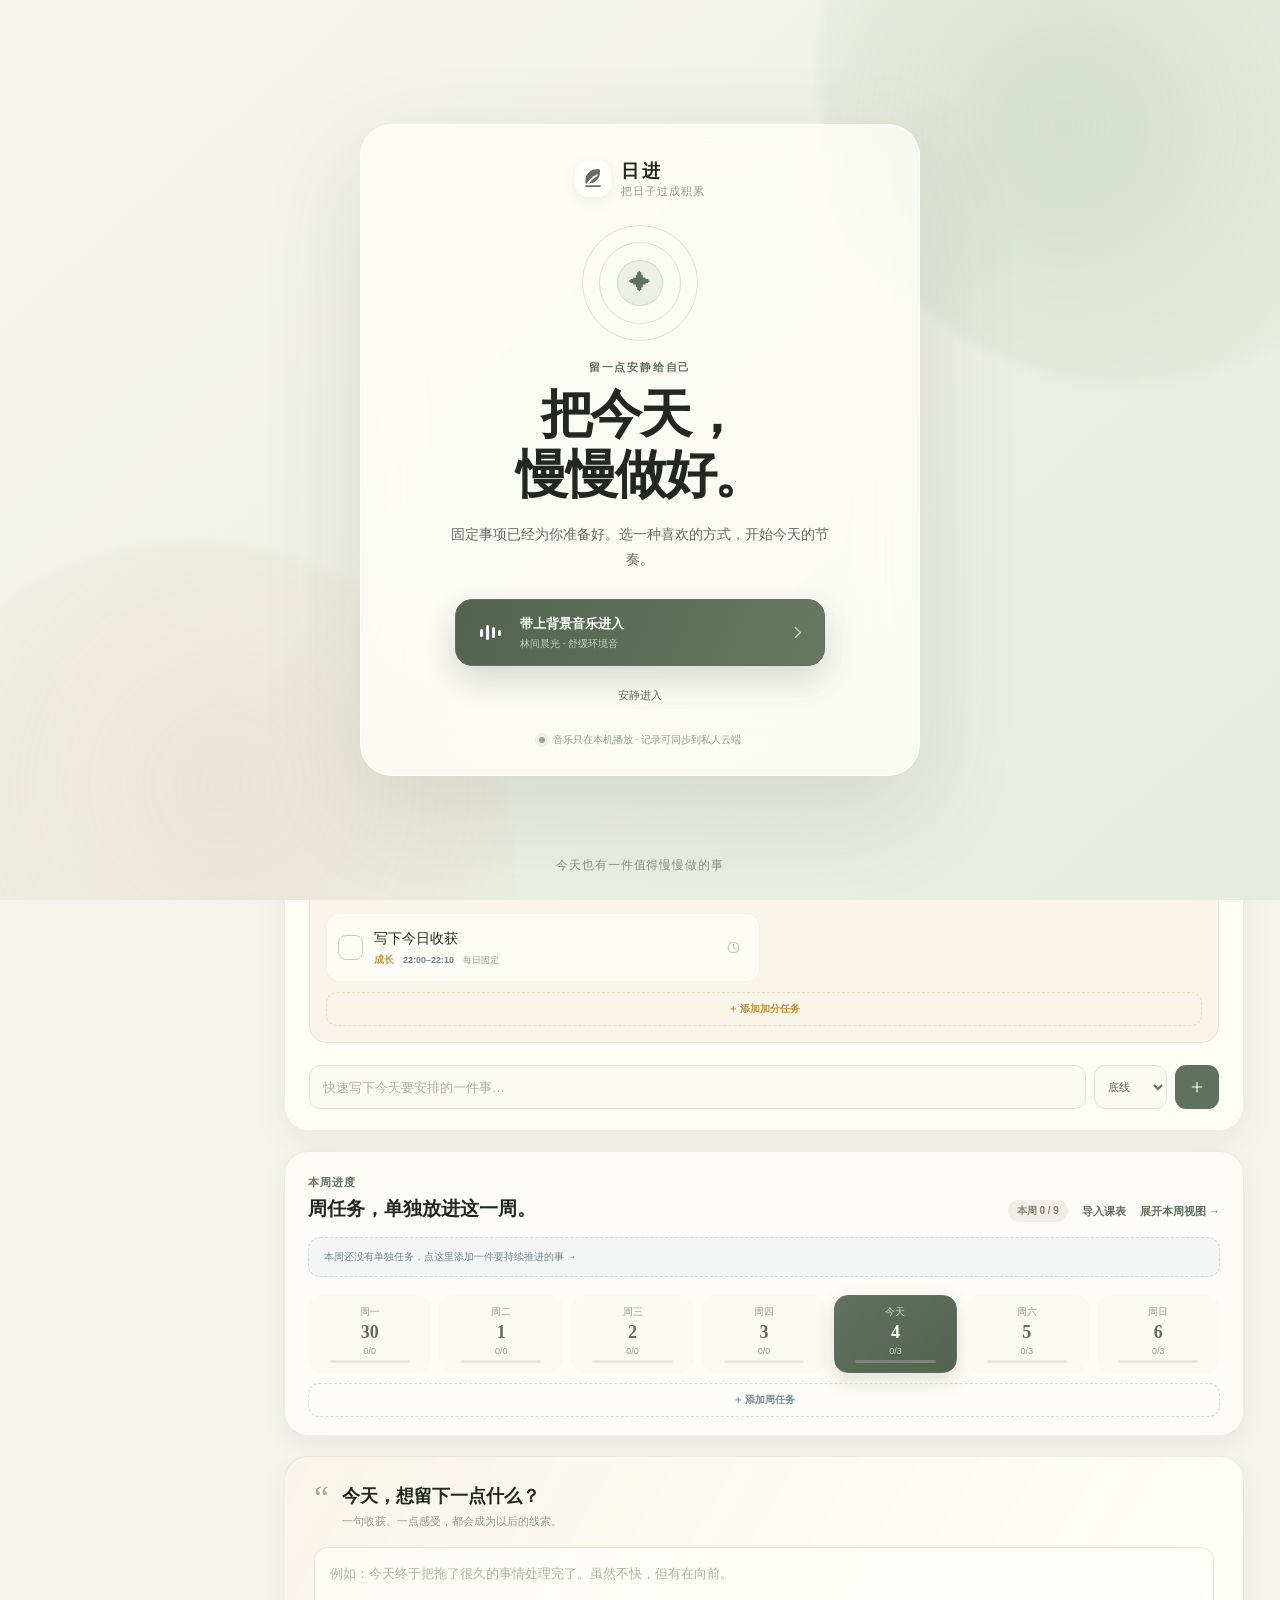
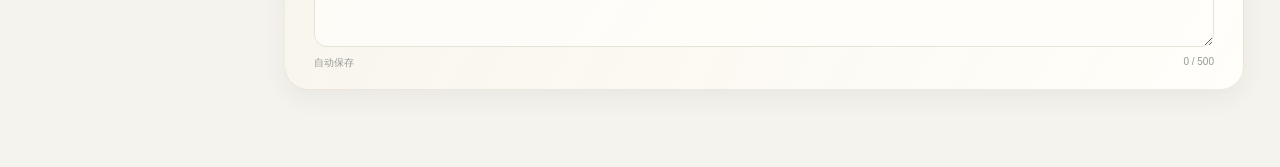
<file: index.html>
<!doctype html>
<html lang="zh-CN">
  <head>
    <meta charset="UTF-8" />
    <meta name="viewport" content="width=device-width, initial-scale=1.0, viewport-fit=cover" />
    <meta
      name="description"
      content="一个轻量、私密的个人工作台，用来安排每日固定事项、临时任务并回顾自己的成长。"
    />
    <title>日进 · 个人工作台</title>
    <meta name="theme-color" content="#f5f3ed" />
    <meta name="apple-mobile-web-app-capable" content="yes" />
    <meta name="mobile-web-app-capable" content="yes" />
    <meta name="apple-mobile-web-app-status-bar-style" content="default" />
    <meta name="apple-mobile-web-app-title" content="日进" />
    <link rel="manifest" href="./manifest.webmanifest" />
    <link rel="apple-touch-icon" sizes="180x180" href="./assets/apple-touch-icon.png" />
    <link rel="stylesheet" href="./styles.css" />
  </head>
  <body>
    <div class="welcome-screen" id="welcome-screen" role="dialog" aria-modal="true" aria-labelledby="welcome-title">
      <span class="welcome-orb welcome-orb-one" aria-hidden="true"></span>
      <span class="welcome-orb welcome-orb-two" aria-hidden="true"></span>
      <div class="welcome-panel">
        <div class="welcome-brand">
          <span class="brand-mark" aria-hidden="true">
            <svg viewBox="0 0 40 40" fill="none">
              <path d="M10 22c0-8.4 6.8-15.2 15.2-15.2H29v3.8c0 8.4-6.8 15.2-15.2 15.2H10V22Z" fill="currentColor"/>
              <path d="M11 29c3.4-6.2 8.1-10.9 14.5-14.5" stroke="white" stroke-width="2.5" stroke-linecap="round"/>
              <path d="M10 30h20" stroke="currentColor" stroke-width="2.5" stroke-linecap="round"/>
            </svg>
          </span>
          <span>
            <strong>日进</strong>
            <small>把日子过成积累</small>
          </span>
        </div>
        <div class="welcome-rings" aria-hidden="true">
          <span></span><span></span><span></span>
          <i>✦</i>
        </div>
        <p class="welcome-kicker">留一点安静给自己</p>
        <h1 id="welcome-title">把今天，<br />慢慢做好。</h1>
        <p class="welcome-copy">固定事项已经为你准备好。选一种喜欢的方式，开始今天的节奏。</p>
        <div class="welcome-actions">
          <button class="welcome-music-button" id="welcome-music" type="button">
            <span class="welcome-equalizer" aria-hidden="true"><i></i><i></i><i></i><i></i></span>
            <span>
              <strong>带上背景音乐进入</strong>
              <small>林间晨光 · 舒缓环境音</small>
            </span>
            <svg viewBox="0 0 24 24"><path d="m9 5 7 7-7 7"/></svg>
          </button>
          <button class="welcome-silent-button" id="welcome-silent" type="button">安静进入</button>
        </div>
        <p class="welcome-privacy">
          <span class="privacy-dot" aria-hidden="true"></span>
          音乐只在本机播放 · 记录可同步到私人云端
        </p>
      </div>
      <p class="welcome-footer">今天也有一件值得慢慢做的事</p>
    </div>

    <div class="app-shell">
      <aside class="sidebar">
        <a class="brand" href="#" data-view-link="today" aria-label="回到今天">
          <span class="brand-mark" aria-hidden="true">
            <svg viewBox="0 0 40 40" fill="none">
              <path d="M10 22c0-8.4 6.8-15.2 15.2-15.2H29v3.8c0 8.4-6.8 15.2-15.2 15.2H10V22Z" fill="currentColor"/>
              <path d="M11 29c3.4-6.2 8.1-10.9 14.5-14.5" stroke="white" stroke-width="2.5" stroke-linecap="round"/>
              <path d="M10 30h20" stroke="currentColor" stroke-width="2.5" stroke-linecap="round"/>
            </svg>
          </span>
          <span>
            <strong>日进</strong>
            <small>把日子过成积累</small>
          </span>
        </a>

        <nav class="main-nav" aria-label="主要导航">
          <button class="nav-item is-active" type="button" data-view="today">
            <span class="nav-icon" aria-hidden="true">
              <svg viewBox="0 0 24 24"><path d="M5 4.75h14a1.25 1.25 0 0 1 1.25 1.25v14H3.75v-14A1.25 1.25 0 0 1 5 4.75Z"/><path d="M8 2.75v4M16 2.75v4M3.75 9.25h16.5M8 13h2M14 13h2M8 16.75h2M14 16.75h2"/></svg>
            </span>
            <span>今天</span>
            <kbd>⌘ 1</kbd>
          </button>
          <button class="nav-item" type="button" data-view="review">
            <span class="nav-icon" aria-hidden="true">
              <svg viewBox="0 0 24 24"><path d="M4 19V9.5M10 19V4.5M16 19v-6M22 19H2"/></svg>
            </span>
            <span>回顾</span>
            <kbd>⌘ 2</kbd>
          </button>
          <button class="nav-item" type="button" data-view="habits">
            <span class="nav-icon" aria-hidden="true">
              <svg viewBox="0 0 24 24"><path d="M20.5 4.5v12a2 2 0 0 1-2 2h-13a2 2 0 0 1-2-2v-12a2 2 0 0 1 2-2h13a2 2 0 0 1 2 2Z"/><path d="M8 2v5M16 2v5M5.5 9.5h13M8.5 13h2M13.5 13h2M8.5 16.5h2"/></svg>
            </span>
            <span>固定事项</span>
            <kbd>⌘ 3</kbd>
          </button>
          <button class="nav-item" id="nav-week-view" type="button">
            <span class="nav-icon" aria-hidden="true">
              <svg viewBox="0 0 24 24"><path d="M4 5.5h16v14H4zM4 9.5h16M8 3v4M16 3v4M8 13h3M13 13h3M8 16.5h3"/></svg>
            </span>
            <span>周课表</span>
            <kbd>⌘ 4</kbd>
          </button>
        </nav>

        <div class="sidebar-note">
          <span class="note-spark" aria-hidden="true">✦</span>
          <p id="sidebar-insight">今天完成一件小事，也算认真生活。</p>
          <button class="text-button" type="button" data-view-link="review">看看最近的自己 <span>→</span></button>
        </div>

        <div class="sidebar-footer">
          <span class="privacy-dot" aria-hidden="true"></span>
          <span>本机保存 · 云端同步</span>
        </div>
      </aside>

      <main class="main-content">
        <header class="topbar">
          <button class="mobile-brand" type="button" data-view-link="today" aria-label="回到今天">
            <span class="brand-mark" aria-hidden="true">
              <svg viewBox="0 0 40 40" fill="none">
                <path d="M10 22c0-8.4 6.8-15.2 15.2-15.2H29v3.8c0 8.4-6.8 15.2-15.2 15.2H10V22Z" fill="currentColor"/>
                <path d="M11 29c3.4-6.2 8.1-10.9 14.5-14.5" stroke="white" stroke-width="2.5" stroke-linecap="round"/>
                <path d="M10 30h20" stroke="currentColor" stroke-width="2.5" stroke-linecap="round"/>
              </svg>
            </span>
            <strong>日进</strong>
          </button>
          <div class="date-badge">
            <span id="topbar-weekday">星期一</span>
            <strong id="topbar-date">10月26日</strong>
          </div>
          <div class="topbar-actions">
            <button class="sync-pill" id="sync-pill" type="button" title="立即检查云端同步" aria-label="云端同步状态">
              <i aria-hidden="true"></i>
              <span id="sync-status-text">未登录</span>
            </button>
            <div class="music-widget" id="music-widget">
              <button class="music-control" id="music-toggle" type="button" aria-label="播放背景音乐" aria-pressed="false" title="播放 / 暂停背景音乐">
                <span class="music-bars" aria-hidden="true"><i></i><i></i><i></i><i></i></span>
                <span class="music-meta">
                  <strong>林间晨光</strong>
                  <small id="music-status">轻触播放</small>
                </span>
              </button>
              <label class="volume-control">
                <span class="sr-only">背景音乐音量</span>
                <input id="music-volume" type="range" min="0" max="1" step="0.01" value="0.24" aria-label="背景音乐音量" />
              </label>
            </div>
            <button class="icon-button" id="quick-add-button" type="button" aria-label="快速添加临时事项" title="快速添加">
              <svg viewBox="0 0 24 24"><path d="M12 5v14M5 12h14"/></svg>
            </button>
            <button class="avatar-button" type="button" data-view-link="habits" aria-label="打开设置">我</button>
          </div>
        </header>

        <section class="view is-active" id="view-today" data-view-panel="today">
          <div class="view-inner today-view">
            <div class="page-intro reveal">
              <div>
                <p class="eyebrow" id="greeting">上午好</p>
                <h1 id="today-heading">今天，把重要的事做好。</h1>
                <p class="intro-copy" id="today-intro-copy">不必追赶所有事情，只把眼前这几件一点点完成。</p>
              </div>
              <button class="secondary-button desktop-only" type="button" data-view-link="habits">
                <svg viewBox="0 0 24 24"><path d="M12 8.5v7M8.5 12h7"/><circle cx="12" cy="12" r="9"/></svg>
                管理固定事项
              </button>
            </div>

            <section class="today-overview reveal delay-1" aria-label="今日概览">
              <div class="progress-block">
                <div class="progress-ring" id="today-progress-ring" style="--progress: 0deg">
                  <div class="progress-ring-inner">
                    <strong id="today-progress-value">0%</strong>
                    <span>今日完成</span>
                  </div>
                </div>
                <div class="progress-copy">
                  <span class="section-kicker">今日进度</span>
                  <h2 id="today-progress-title">从第一件小事开始</h2>
                  <p id="today-progress-copy">还有 0 件待完成</p>
                </div>
              </div>
              <div class="overview-divider" aria-hidden="true"></div>
              <div class="mini-stat">
                <span class="mini-stat-icon warm" aria-hidden="true">↗</span>
                <div>
                  <span>连续有完成</span>
                  <strong><span id="current-streak">0</span><small> 天</small></strong>
                </div>
              </div>
              <div class="mini-stat">
                <span class="mini-stat-icon sage" aria-hidden="true">✓</span>
                <div>
                  <span>累计完成</span>
                  <strong><span id="all-time-completed">0</span><small> 件</small></strong>
                </div>
              </div>
            </section>

            <section class="week-plan-panel reveal delay-2">
              <div class="week-plan-heading">
                <div>
                  <span class="section-kicker">本周进度</span>
                  <h2>周任务，单独放进这一周。</h2>
                </div>
                <div class="week-plan-actions">
                  <span class="soft-badge neutral" id="week-summary">本周 0 / 0</span>
                  <button class="text-button" id="import-schedule-button" type="button">导入课表</button>
                  <button class="text-button" id="open-week-view" type="button">展开本周视图 →</button>
                </div>
              </div>
              <div class="weekly-task-preview" id="weekly-task-preview"></div>
              <div class="week-strip" id="week-strip"></div>
              <button class="lane-add week-add-button" type="button" data-add-type="weekly">＋ 添加周任务</button>
            </section>

            <section class="panel task-board-panel reveal delay-3">
              <div class="panel-heading task-board-heading">
                <div>
                  <h2 id="task-board-title">今天的任务</h2>
                  <p>先完成每日必做，再按余力推进加分任务和本周目标。</p>
                </div>
                <span class="soft-badge" id="task-board-count">0 项</span>
              </div>

              <div class="task-board">
                <section class="task-lane lane-baseline">
                  <div class="task-lane-heading">
                    <div>
                      <span class="lane-mark">01</span>
                      <h3>每日必做</h3>
                      <p>先把今天最该保住的事划掉</p>
                    </div>
                    <span id="baseline-lane-count">0 / 0</span>
                  </div>
                  <div class="task-list" id="baseline-task-list"></div>
                  <button class="lane-add" type="button" data-add-type="baseline">＋ 添加每日必做</button>
                </section>

                <section class="task-lane lane-bonus">
                  <div class="task-lane-heading">
                    <div>
                      <span class="lane-mark">02</span>
                      <h3>加分</h3>
                      <p>完成之后会更好的事</p>
                    </div>
                    <span id="bonus-lane-count">0 / 0</span>
                  </div>
                  <div class="task-list" id="bonus-task-list"></div>
                  <button class="lane-add" type="button" data-add-type="bonus">＋ 添加加分任务</button>
                </section>

              </div>

              <form class="quick-task-form board-quick-form" id="quick-task-form">
                <label for="quick-task-input" class="sr-only">添加计划任务</label>
                <input id="quick-task-input" type="text" maxlength="80" autocomplete="off" placeholder="快速写下要安排的一件事…" />
                <select id="quick-task-type-inline" aria-label="任务类型">
                  <option value="baseline">底线</option>
                  <option value="bonus">加分</option>
                  <option value="weekly">周任务</option>
                </select>
                <button type="submit" aria-label="添加事项">
                  <svg viewBox="0 0 24 24"><path d="M12 5v14M5 12h14"/></svg>
                </button>
              </form>
            </section>

            <section class="reflection-panel reveal delay-4">
              <div class="reflection-heading">
                <span class="reflection-mark" aria-hidden="true">“</span>
                <div>
                  <h3>今天，想留下一点什么？</h3>
                  <p>一句收获、一点感受，都会成为以后的线索。</p>
                </div>
              </div>
              <label class="sr-only" for="daily-note">今日记录</label>
              <textarea id="daily-note" maxlength="500" rows="3" placeholder="例如：今天终于把拖了很久的事情处理完了。虽然不快，但有在向前。"></textarea>
              <div class="reflection-footer">
                <span id="note-status">自动保存</span>
                <span id="note-count">0 / 500</span>
              </div>
            </section>
          </div>
        </section>

        <section class="view" id="view-review" data-view-panel="review">
          <div class="view-inner review-view">
            <div class="page-intro review-intro">
              <div>
                <p class="eyebrow">看见时间</p>
                <h1>你的每一次完成，都算数。</h1>
                <p class="intro-copy">这里没有评判，只有你真实走过的轨迹。</p>
              </div>
              <div class="period-switcher" role="tablist" aria-label="回顾周期">
                <button class="period-button is-active" type="button" data-period="day" role="tab" aria-selected="true">日</button>
                <button class="period-button" type="button" data-period="month" role="tab" aria-selected="false">月</button>
                <button class="period-button" type="button" data-period="year" role="tab" aria-selected="false">年</button>
              </div>
            </div>

            <div class="period-toolbar">
              <button class="round-button" id="period-prev" type="button" aria-label="上一个周期">
                <svg viewBox="0 0 24 24"><path d="m15 5-7 7 7 7"/></svg>
              </button>
              <h2 id="period-label">今天</h2>
              <button class="round-button" id="period-next" type="button" aria-label="下一个周期">
                <svg viewBox="0 0 24 24"><path d="m9 5 7 7-7 7"/></svg>
              </button>
              <button class="text-button period-today-button" id="period-today" type="button">回到今天</button>
            </div>

            <section class="metric-grid" aria-label="周期统计">
              <article class="metric-card metric-primary">
                <div class="metric-label">
                  <span class="metric-icon">✓</span>
                  <span>完成事项</span>
                </div>
                <strong><span id="metric-completed">0</span><small> 件</small></strong>
                <p id="metric-completed-detail">今天的完成记录</p>
              </article>
              <article class="metric-card">
                <div class="metric-label">
                  <span class="metric-icon amber">◎</span>
                  <span>完成率</span>
                </div>
                <strong><span id="metric-rate">0</span><small>%</small></strong>
                <p id="metric-rate-detail">还没有安排事项</p>
              </article>
              <article class="metric-card">
                <div class="metric-label">
                  <span class="metric-icon sage">↗</span>
                  <span>有完成的天数</span>
                </div>
                <strong><span id="metric-active-days">0</span><small> 天</small></strong>
                <p id="metric-active-detail">持续积累中</p>
              </article>
              <article class="metric-card">
                <div class="metric-label">
                  <span class="metric-icon coral">♨</span>
                  <span>连续有完成</span>
                </div>
                <strong><span id="metric-streak">0</span><small> 天</small></strong>
                <p id="metric-streak-detail">今天完成一件就开始了</p>
              </article>
            </section>

            <section class="execution-strip" aria-label="执行记录统计">
              <div>
                <span>实际用时</span>
                <strong><span id="metric-minutes">0</span><small> 分钟</small></strong>
              </div>
              <div>
                <span>完成题量</span>
                <strong><span id="metric-quantity">0</span><small> 题</small></strong>
              </div>
              <div>
                <span>记录卡点</span>
                <strong><span id="metric-blockers">0</span><small> 条</small></strong>
              </div>
            </section>

            <div class="review-main-grid">
              <section class="panel trend-panel">
                <div class="panel-heading compact">
                  <div>
                    <h2 id="trend-title">近 14 天</h2>
                    <p id="trend-subtitle">每天完成了多少件事</p>
                  </div>
                  <span class="chart-legend"><i></i> 完成事项</span>
                </div>
                <div class="bar-chart" id="trend-chart" aria-label="完成事项趋势图"></div>
              </section>

              <section class="panel calendar-panel">
                <div class="calendar-heading">
                  <div>
                    <h2 id="calendar-title">本月足迹</h2>
                    <p>颜色越深，完成得越多</p>
                  </div>
                  <div class="calendar-controls">
                    <button class="icon-button small" id="calendar-prev" type="button" aria-label="上个月">
                      <svg viewBox="0 0 24 24"><path d="m15 5-7 7 7 7"/></svg>
                    </button>
                    <button class="icon-button small" id="calendar-next" type="button" aria-label="下个月">
                      <svg viewBox="0 0 24 24"><path d="m9 5 7 7-7 7"/></svg>
                    </button>
                  </div>
                </div>
                <div class="calendar-weekdays" aria-hidden="true">
                  <span>一</span><span>二</span><span>三</span><span>四</span><span>五</span><span>六</span><span>日</span>
                </div>
                <div class="calendar-grid" id="calendar-grid"></div>
                <div class="calendar-legend"><span>少</span><i class="level-1"></i><i class="level-2"></i><i class="level-3"></i><i class="level-4"></i><span>多</span></div>
              </section>
            </div>

            <div class="review-bottom-grid">
              <section class="panel activity-panel">
                <div class="panel-heading compact">
                  <div>
                    <h2 id="activity-title">今天做了什么</h2>
                    <p>每一件完成的小事都在这里</p>
                  </div>
                  <span class="soft-badge neutral" id="activity-count">0 项</span>
                </div>
                <div class="activity-list" id="activity-list"></div>
              </section>

              <section class="panel category-panel">
                <div class="panel-heading compact">
                  <div>
                    <h2>时间花在哪里</h2>
                    <p>按事项分类看看投入</p>
                  </div>
                </div>
                <div class="category-summary" id="category-summary"></div>
              </section>
            </div>
          </div>
        </section>

        <section class="view" id="view-habits" data-view-panel="habits">
          <div class="view-inner habits-view">
            <div class="page-intro">
              <div>
                <p class="eyebrow">建立节奏</p>
                <h1>把重要的日常，固定下来。</h1>
                <p class="intro-copy">固定事项每天会自动出现在今日清单，不需要重复填写。</p>
              </div>
              <button class="primary-button" id="add-habit-button" type="button">
                <svg viewBox="0 0 24 24"><path d="M12 5v14M5 12h14"/></svg>
                新增固定事项
              </button>
            </div>

            <section class="habit-intro-card">
              <div class="habit-intro-art" aria-hidden="true">
                <span class="orbit orbit-one"></span>
                <span class="orbit orbit-two"></span>
                <span class="sprout">✦</span>
              </div>
              <div>
                <span class="section-kicker">少而稳定，胜过一时用力</span>
                <h2>从 3 件真正重要的小事开始</h2>
                <p>固定事项不是任务越多越好。先让一个简单的动作，自然地进入每一天。</p>
              </div>
              <div class="habit-intro-stat">
                <strong id="habit-count-large">0</strong>
                <span>项每日固定</span>
              </div>
            </section>

            <div class="habit-list-heading">
              <div>
                <h2>我的固定事项</h2>
                <p>停用后会保留历史记录，但不再出现在今天的清单里。</p>
              </div>
            </div>
            <div class="habit-cards" id="habit-cards"></div>

            <section class="data-panel">
              <div>
                <h2>数据与备份</h2>
                <p>记录会先保存在本机，登录后自动同步到你的私人云端；仍建议定期导出备份。</p>
              </div>
              <div class="data-actions">
                <button class="secondary-button" id="export-data" type="button">导出备份</button>
                <label class="secondary-button file-button">
                  导入备份
                  <input id="import-data" type="file" accept="application/json" />
                </label>
                <button class="danger-text-button" id="clear-data" type="button">清空全部数据</button>
              </div>
            </section>

            <section class="cloud-account-card" id="cloud-account-card">
              <div class="cloud-account-icon" aria-hidden="true">
                <svg viewBox="0 0 24 24"><path d="M7 18.5h10.5a4 4 0 0 0 .4-8A6.5 6.5 0 0 0 5.4 9.7 4.5 4.5 0 0 0 7 18.5Z"/><path d="m9.2 13 2 2 4-4"/></svg>
              </div>
              <div class="cloud-account-copy">
                <span class="section-kicker">云端安全副本</span>
                <h2>账号与同步</h2>
                <p id="cloud-account-email">尚未登录，数据目前只保存在本机。</p>
              </div>
              <div class="cloud-account-actions">
                <button class="secondary-button" id="manual-sync" type="button">立即同步</button>
                <button class="danger-text-button" id="sign-out-button" type="button">退出登录</button>
              </div>
            </section>

            <section class="ios-install-card" id="ios-install-card" hidden>
              <div class="ios-install-icon" aria-hidden="true">
                <svg viewBox="0 0 24 24"><rect x="6.5" y="2.5" width="11" height="19" rx="2.5"/><path d="M10 5h4M11 18.5h2"/></svg>
              </div>
              <div class="ios-install-copy">
                <span class="section-kicker">iPhone 长期使用</span>
                <h2>把“日进”放到主屏幕</h2>
                <p>以后从主屏幕直接打开，像普通 App 一样使用。</p>
              </div>
              <ol class="ios-install-steps">
                <li><span>1</span>用 Safari 打开本页</li>
                <li><span>2</span>点底部分享按钮</li>
                <li><span>3</span>选择“添加到主屏幕”</li>
              </ol>
              <button class="icon-button small" id="dismiss-ios-install" type="button" aria-label="关闭安装提示">
                <svg viewBox="0 0 24 24"><path d="M6 6l12 12M18 6 6 18"/></svg>
              </button>
            </section>
          </div>
        </section>
      </main>

      <nav class="mobile-nav" aria-label="移动端导航">
        <button class="is-active" type="button" data-view="today">
          <svg viewBox="0 0 24 24"><path d="M5 4.75h14a1.25 1.25 0 0 1 1.25 1.25v14H3.75v-14A1.25 1.25 0 0 1 5 4.75Z"/><path d="M8 2.75v4M16 2.75v4M3.75 9.25h16.5"/></svg>
          <span>今天</span>
        </button>
        <button type="button" data-view="review">
          <svg viewBox="0 0 24 24"><path d="M4 19V9.5M10 19V4.5M16 19v-6M22 19H2"/></svg>
          <span>回顾</span>
        </button>
        <button type="button" data-view="habits">
          <svg viewBox="0 0 24 24"><path d="M20.5 4.5v12a2 2 0 0 1-2 2h-13a2 2 0 0 1-2-2v-12a2 2 0 0 1 2-2h13a2 2 0 0 1 2 2Z"/><path d="M8 2v5M16 2v5M5.5 9.5h13"/></svg>
          <span>固定事项</span>
        </button>
        <button id="mobile-week-view" type="button">
          <svg viewBox="0 0 24 24"><path d="M4 5.5h16v14H4zM4 9.5h16M8 3v4M16 3v4"/></svg>
          <span>周课表</span>
        </button>
      </nav>
    </div>

    <dialog class="modal" id="habit-modal">
      <form method="dialog" class="modal-card" id="habit-form">
        <div class="modal-heading">
          <div>
            <span class="eyebrow" id="habit-modal-eyebrow">新的开始</span>
            <h2 id="habit-modal-title">新增固定事项</h2>
          </div>
          <button class="icon-button" value="cancel" type="submit" formnovalidate aria-label="关闭">
            <svg viewBox="0 0 24 24"><path d="M6 6l12 12M18 6 6 18"/></svg>
          </button>
        </div>

        <input type="hidden" id="habit-id" />
        <label class="field-label" for="habit-title">要做的事</label>
        <input class="modal-input" id="habit-title" name="title" type="text" maxlength="30" placeholder="例如：阅读 20 分钟" required autocomplete="off" />

        <div class="modal-two-columns">
          <div>
            <span class="field-label">选一个图标</span>
            <div class="emoji-picker" id="emoji-picker" role="radiogroup" aria-label="图标"></div>
          </div>
          <div>
            <label class="field-label" for="habit-category">分类</label>
            <select class="modal-input" id="habit-category">
              <option value="成长">成长</option>
              <option value="健康">健康</option>
              <option value="工作">工作</option>
              <option value="学习">学习</option>
              <option value="生活">生活</option>
              <option value="关系">关系</option>
              <option value="其他">其他</option>
            </select>
          </div>
        </div>

        <label class="field-label" for="habit-task-type">任务类型</label>
        <select class="modal-input" id="habit-task-type">
          <option value="baseline">底线 · 尽量每天都做到</option>
          <option value="bonus">加分 · 有余力时推进</option>
          <option value="weekly">周任务 · 这一周持续去做</option>
        </select>

        <div class="modal-two-columns">
          <div>
            <label class="field-label" for="habit-start-time">每天开始时间（可选）</label>
            <input class="modal-input" id="habit-start-time" type="time" />
          </div>
          <div>
            <label class="field-label" for="habit-end-time">每天结束时间（可选）</label>
            <input class="modal-input" id="habit-end-time" type="time" />
          </div>
        </div>

        <span class="field-label">标记颜色</span>
        <div class="color-picker" id="color-picker" role="radiogroup" aria-label="标记颜色"></div>

        <div class="modal-actions">
          <button class="ghost-button" value="cancel" type="submit" formnovalidate>取消</button>
          <button class="primary-button" id="save-habit-button" value="default" type="submit">保存</button>
        </div>
      </form>
    </dialog>

    <dialog class="modal quick-modal" id="quick-modal">
      <form method="dialog" class="modal-card" id="quick-modal-form">
        <div class="modal-heading">
          <div>
            <span class="eyebrow">只为今天</span>
            <h2>添加临时事项</h2>
          </div>
          <button class="icon-button" value="cancel" type="submit" formnovalidate aria-label="关闭">
            <svg viewBox="0 0 24 24"><path d="M6 6l12 12M18 6 6 18"/></svg>
          </button>
        </div>
        <label class="field-label" for="quick-modal-input">要做什么</label>
        <input class="modal-input" id="quick-modal-input" type="text" maxlength="80" placeholder="例如：给妈妈打电话" required autocomplete="off" />
        <label class="field-label" for="quick-modal-date">安排日期</label>
        <input class="modal-input" id="quick-modal-date" type="date" required />
        <div class="modal-two-columns">
          <div>
            <label class="field-label" for="quick-modal-start-time">开始时间（可选）</label>
            <input class="modal-input" id="quick-modal-start-time" type="time" />
          </div>
          <div>
            <label class="field-label" for="quick-modal-end-time">结束时间（可选）</label>
            <input class="modal-input" id="quick-modal-end-time" type="time" />
          </div>
        </div>
        <div class="modal-two-columns">
          <div>
            <label class="field-label" for="quick-modal-type">任务类型</label>
            <select class="modal-input" id="quick-modal-type">
              <option value="baseline">底线</option>
              <option value="bonus">加分</option>
              <option value="weekly">周任务</option>
            </select>
          </div>
          <div>
            <label class="field-label" for="quick-modal-category">分类</label>
            <select class="modal-input" id="quick-modal-category">
              <option value="其他">其他</option>
              <option value="工作">工作</option>
              <option value="成长">成长</option>
              <option value="健康">健康</option>
              <option value="学习">学习</option>
              <option value="生活">生活</option>
              <option value="关系">关系</option>
            </select>
          </div>
        </div>
        <div class="modal-actions">
          <button class="ghost-button" value="cancel" type="submit" formnovalidate>取消</button>
          <button class="primary-button" value="default" type="submit">加入今天</button>
        </div>
      </form>
    </dialog>

    <dialog class="modal task-log-modal" id="task-log-modal">
      <form method="dialog" class="modal-card" id="task-log-form">
        <div class="modal-heading">
          <div>
            <span class="eyebrow">留下执行线索</span>
            <h2 id="task-log-title">记录任务详情</h2>
          </div>
          <button class="icon-button" value="cancel" type="submit" formnovalidate aria-label="关闭">
            <svg viewBox="0 0 24 24"><path d="M6 6l12 12M18 6 6 18"/></svg>
          </button>
        </div>
        <input type="hidden" id="task-log-day" />
        <input type="hidden" id="task-log-type" />
        <input type="hidden" id="task-log-id" />
        <div class="modal-two-columns">
          <div>
            <label class="field-label" for="task-log-start">计划开始</label>
            <input class="modal-input" id="task-log-start" type="time" />
          </div>
          <div>
            <label class="field-label" for="task-log-end">计划结束</label>
            <input class="modal-input" id="task-log-end" type="time" />
          </div>
        </div>
        <div class="modal-two-columns">
          <div>
            <label class="field-label" for="task-log-minutes">实际用时（分钟）</label>
            <input class="modal-input" id="task-log-minutes" type="number" inputmode="numeric" min="0" max="1440" placeholder="例如：45" />
          </div>
          <div>
            <label class="field-label" for="task-log-quantity">完成题量 / 数量</label>
            <input class="modal-input" id="task-log-quantity" type="number" inputmode="numeric" min="0" max="100000" placeholder="例如：20" />
          </div>
        </div>
        <label class="field-label" for="task-log-blocker">遇到的卡点</label>
        <textarea class="modal-input task-log-textarea" id="task-log-blocker" maxlength="300" rows="3" placeholder="哪里卡住了？下次可以怎么处理？"></textarea>
        <div class="modal-actions">
          <button class="ghost-button" value="cancel" type="submit" formnovalidate>取消</button>
          <button class="primary-button" id="save-task-log" value="default" type="submit">保存记录</button>
        </div>
      </form>
    </dialog>

    <dialog class="modal week-overview-modal" id="week-overview-modal">
      <div class="modal-card week-overview-card">
        <div class="modal-heading">
          <div>
            <span class="eyebrow">一周课表</span>
            <h2>周几几点，要做什么</h2>
          </div>
          <button class="icon-button" id="close-week-view" type="button" aria-label="关闭">
            <svg viewBox="0 0 24 24"><path d="M6 6l12 12M18 6 6 18"/></svg>
          </button>
        </div>
        <div class="week-overview-metrics">
          <div><span>完成</span><strong id="week-total-completed">0</strong></div>
          <div><span>完成率</span><strong id="week-total-rate">0%</strong></div>
          <div><span>周任务</span><strong id="week-total-tasks">0</strong></div>
        </div>
        <p class="week-swipe-hint">左右滑动查看整周 · 轻点课程可记录用时</p>
        <div class="weekly-timetable-wrap">
          <div class="weekly-timetable" id="week-timetable"></div>
        </div>
        <div class="week-modal-tasks" id="week-modal-tasks"></div>
      </div>
    </dialog>

    <dialog class="modal schedule-import-modal" id="schedule-import-modal">
      <form method="dialog" class="modal-card" id="schedule-import-form">
        <div class="modal-heading">
          <div>
            <span class="eyebrow">批量安排</span>
            <h2>导入一周课表</h2>
          </div>
          <button class="icon-button" value="cancel" type="submit" formnovalidate aria-label="关闭">
            <svg viewBox="0 0 24 24"><path d="M6 6l12 12M18 6 6 18"/></svg>
          </button>
        </div>
        <p class="schedule-import-copy">上传课表截图后，会自动识别星期、时间或节次、课程。没有具体时间、只有“第1节、第2节”的课表也可以导入。检查无误再生成周课表。</p>
        <div class="schedule-import-sources">
          <label class="secondary-button schedule-file-button">
            选择 CSV 文件
            <input id="schedule-import-file" type="file" accept=".csv,text/csv,text/plain" />
          </label>
          <label class="primary-button schedule-file-button">
            上传课表图片
            <input id="schedule-image-file" type="file" accept="image/*" />
          </label>
        </div>
        <div class="ocr-preview" id="ocr-preview" hidden>
          <img id="ocr-image-preview" alt="待识别的课表图片" />
          <div>
            <strong id="ocr-status" aria-live="polite">准备识别</strong>
            <div class="ocr-progress"><i id="ocr-progress-bar"></i></div>
            <p>图片只在你的设备上识别，不会上传。第一次识别需要加载本地模型，请稍等。</p>
          </div>
        </div>
        <label class="field-label" for="schedule-import-text">课表内容</label>
        <textarea class="modal-input schedule-import-textarea" id="schedule-import-text" rows="8" placeholder="周一,08:00,09:40,高等代数,学习
周二,10:00,11:30,英语阅读,成长
周三,14:00,15:30,高等代数习题,学习"></textarea>
        <div class="schedule-import-help">
          <strong>支持格式</strong>
          <p>有时间：<code>周一,08:00,09:40,高等代数,学习</code></p>
          <p>只有节次：<code>周一,第1-2节,高等代数,学习</code></p>
          <p>识别有误时，可在上面直接修改。</p>
        </div>
        <div class="modal-actions">
          <button class="ghost-button" value="cancel" type="submit" formnovalidate>取消</button>
          <button class="primary-button" id="confirm-schedule-import" value="default" type="submit">导入课表</button>
        </div>
      </form>
    </dialog>

    <section class="auth-screen" id="auth-screen" hidden aria-labelledby="auth-title">
      <div class="auth-card">
        <div class="welcome-brand auth-brand">
          <span class="brand-mark" aria-hidden="true">
            <svg viewBox="0 0 40 40" fill="none">
              <path d="M10 22c0-8.4 6.8-15.2 15.2-15.2H29v3.8c0 8.4-6.8 15.2-15.2 15.2H10V22Z" fill="currentColor"/>
              <path d="M11 29c3.4-6.2 8.1-10.9 14.5-14.5" stroke="white" stroke-width="2.5" stroke-linecap="round"/>
              <path d="M10 30h20" stroke="currentColor" stroke-width="2.5" stroke-linecap="round"/>
            </svg>
          </span>
          <span><strong>日进</strong><small>把日子过成积累</small></span>
        </div>
        <div class="auth-symbol" aria-hidden="true">
          <svg viewBox="0 0 24 24"><path d="M4 7.5 12 13l8-5.5M4 5.5h16v13H4z"/></svg>
        </div>
        <p class="eyebrow">仅限本人</p>
        <h1 id="auth-title">登录你的私人工作台</h1>
        <p class="auth-copy">这个版本不开放注册，只有已绑定的本人邮箱可以登录。验证码不会发送给其他邮箱。</p>

        <form class="auth-form" id="email-form">
          <label class="field-label" for="auth-email">已绑定的邮箱</label>
          <div class="auth-input-row">
            <input class="modal-input" id="auth-email" type="email" inputmode="email" autocomplete="email" placeholder="你的已绑定邮箱" required />
            <button class="primary-button" id="send-code-button" type="submit">发送验证码</button>
          </div>
        </form>

        <form class="auth-form auth-code-form" id="code-form" hidden>
          <label class="field-label" for="auth-code">邮箱验证码</label>
          <input class="modal-input auth-code-input" id="auth-code" type="text" inputmode="numeric" autocomplete="one-time-code" maxlength="10" pattern="[0-9]{6,10}" placeholder="请输入验证码" required />
          <button class="primary-button auth-submit" id="verify-code-button" type="submit">登录并同步</button>
          <button class="text-button auth-change-email" id="change-email-button" type="button">换一个邮箱</button>
        </form>

        <p class="auth-status" id="auth-status" aria-live="polite">验证码只会发送到这个工作台绑定的邮箱。</p>
        <p class="welcome-privacy"><span class="privacy-dot" aria-hidden="true"></span>只有你能读取自己的记录</p>
      </div>
    </section>

    <dialog class="modal confirm-modal" id="confirm-modal">
      <form method="dialog" class="modal-card">
        <div class="confirm-icon">!</div>
        <h2 id="confirm-title">确认操作</h2>
        <p id="confirm-copy">此操作无法撤销。</p>
        <div class="modal-actions">
          <button class="ghost-button" value="cancel" type="submit">再想想</button>
          <button class="danger-button" id="confirm-ok" value="default" type="submit">确认</button>
        </div>
      </form>
    </dialog>

    <div class="toast" id="toast" role="status" aria-live="polite">
      <span class="toast-dot"></span>
      <span id="toast-message">已保存</span>
      <button class="toast-action" id="toast-action" type="button">撤销</button>
    </div>

    <audio id="ambient-audio" src="./assets/ambient-dawn.wav" preload="auto" loop></audio>
    <script src="./assets/ocr/tesseract.min.js"></script>
    <script src="./supabase-config.js"></script>
    <script src="./app.js"></script>
  </body>
</html>
</file>
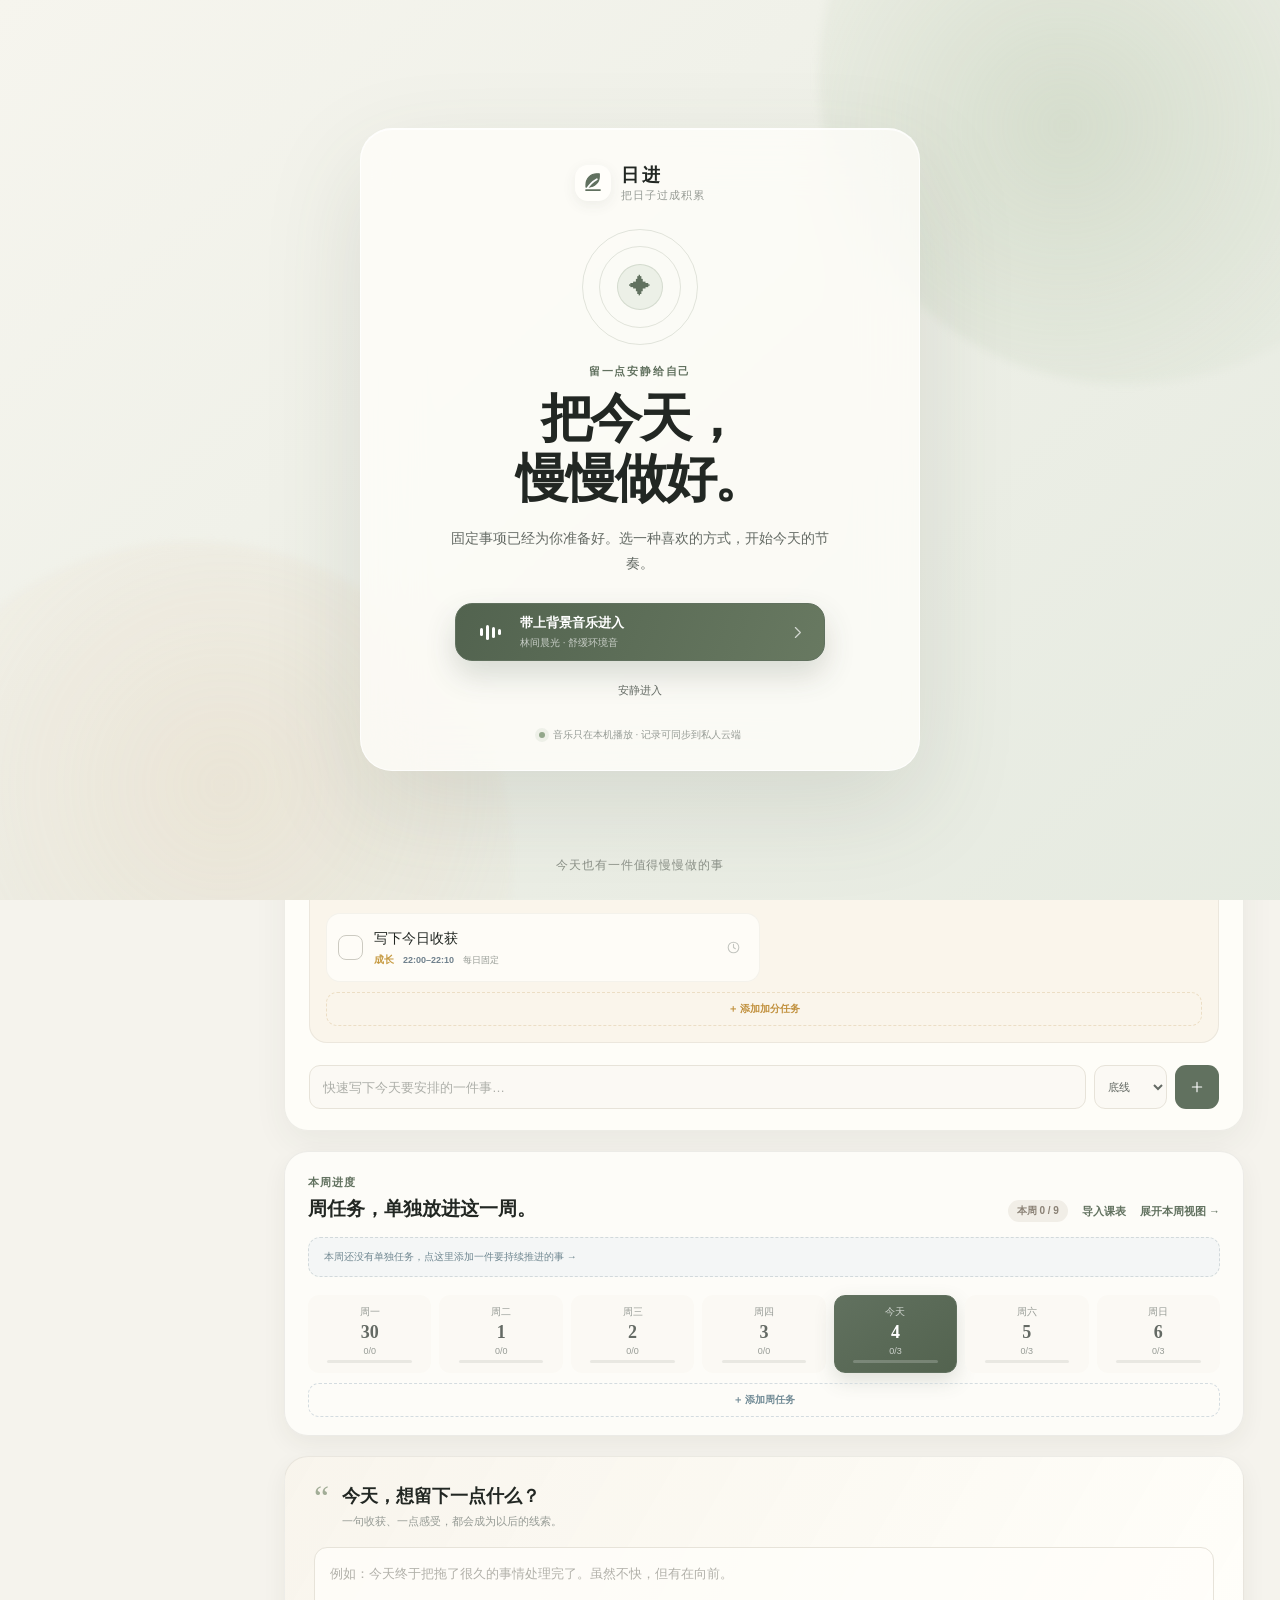
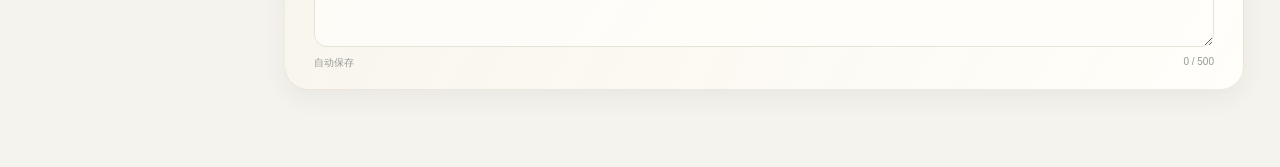
<file: update.html>
<!doctype html>
<html lang="zh-CN">
  <head>
    <meta charset="UTF-8" />
    <meta name="viewport" content="width=device-width, initial-scale=1, viewport-fit=cover" />
    <meta name="robots" content="noindex" />
    <title>正在更新日进工作台</title>
    <style>
      :root {
        color-scheme: light;
        font-family: -apple-system, BlinkMacSystemFont, "PingFang SC", "Microsoft YaHei", sans-serif;
        color: #334036;
        background: #f4f1e9;
      }

      body {
        display: grid;
        min-height: 100vh;
        min-height: 100svh;
        margin: 0;
        padding: 24px;
        place-items: center;
        box-sizing: border-box;
      }

      main {
        width: min(420px, 100%);
        padding: 30px 24px;
        border: 1px solid rgba(57, 72, 58, 0.16);
        border-radius: 24px;
        background: rgba(255, 254, 250, 0.94);
        box-shadow: 0 24px 80px rgba(52, 65, 52, 0.12);
        text-align: center;
      }

      strong {
        display: block;
        font-family: "Songti SC", "STSong", serif;
        font-size: 24px;
        font-weight: 600;
      }

      p {
        margin: 12px 0 0;
        color: #7c847b;
        font-size: 13px;
        line-height: 1.7;
      }

      a {
        display: inline-block;
        margin-top: 20px;
        padding: 11px 18px;
        border-radius: 999px;
        color: #fff;
        background: #61715f;
        text-decoration: none;
        font-size: 13px;
      }
    </style>
  </head>
  <body>
    <main>
      <strong>正在加载新版课表</strong>
      <p id="update-status">正在清理旧缓存，请稍候……</p>
      <a href="./?v=22">如果没有自动进入，请点这里</a>
    </main>
    <script>
      (async () => {
        try {
          if ("serviceWorker" in navigator) {
            const registrations = await navigator.serviceWorker.getRegistrations();
            await Promise.all(registrations.map((registration) => registration.unregister()));
          }
          if ("caches" in window) {
            const keys = await caches.keys();
            await Promise.all(keys.map((key) => caches.delete(key)));
          }
          document.querySelector("#update-status").textContent = "清理完成，正在进入新版工作台……";
        } catch {
          document.querySelector("#update-status").textContent = "即将进入新版工作台……";
        }
        window.setTimeout(() => window.location.replace("./?v=22"), 700);
      })();
    </script>
  </body>
</html>
</file>
<file: styles.css>
:root {
  --ink: #222723;
  --ink-soft: #646a64;
  --ink-faint: #969b95;
  --paper: #f5f3ed;
  --paper-deep: #ece9e0;
  --surface: #fffefa;
  --surface-warm: #fbf9f4;
  --line: #e7e3d9;
  --line-strong: #dcd7cc;
  --sage: #61715f;
  --sage-deep: #4a5948;
  --sage-soft: #e4e9df;
  --coral: #d86e59;
  --coral-soft: #f5e0d9;
  --amber: #c69a42;
  --amber-soft: #f4ead3;
  --blue-soft: #e4eaed;
  --shadow: 0 18px 48px rgba(55, 51, 42, 0.07);
  --shadow-small: 0 8px 24px rgba(55, 51, 42, 0.06);
  --radius-lg: 24px;
  --radius-md: 18px;
  --radius-sm: 12px;
  --sidebar-width: 248px;
  --font-sans: "PingFang SC", "Hiragino Sans GB", "Microsoft YaHei", -apple-system, BlinkMacSystemFont, "Segoe UI", sans-serif;
  --font-serif: "Songti SC", "STSong", "Noto Serif SC", Georgia, serif;
}

* {
  box-sizing: border-box;
}

html {
  scroll-behavior: smooth;
}

body {
  margin: 0;
  min-width: 320px;
  color: var(--ink);
  background:
    radial-gradient(circle at 82% 2%, rgba(218, 226, 211, 0.5), transparent 28%),
    var(--paper);
  font-family: var(--font-sans);
  -webkit-font-smoothing: antialiased;
  text-rendering: optimizeLegibility;
}

body::before {
  position: fixed;
  inset: 0;
  z-index: -1;
  background:
    radial-gradient(circle at 112% 12%, rgba(219, 227, 210, 0.56), transparent 31%),
    radial-gradient(circle at 68% 96%, rgba(239, 224, 205, 0.38), transparent 28%);
  content: "";
  pointer-events: none;
}

body.is-welcome-open {
  overflow: hidden;
}

.welcome-screen {
  position: fixed;
  inset: 0;
  z-index: 200;
  display: grid;
  place-items: center;
  padding:
    calc(28px + env(safe-area-inset-top))
    calc(28px + env(safe-area-inset-right))
    calc(28px + env(safe-area-inset-bottom))
    calc(28px + env(safe-area-inset-left));
  overflow: hidden;
  background:
    linear-gradient(138deg, rgba(246, 245, 238, 0.96), rgba(229, 234, 224, 0.97)),
    var(--paper);
  opacity: 1;
  visibility: visible;
  transition:
    opacity 500ms ease,
    visibility 500ms ease;
}

.welcome-screen.is-hidden {
  opacity: 0;
  visibility: hidden;
  pointer-events: none;
}

.welcome-orb {
  position: absolute;
  border-radius: 50%;
  filter: blur(4px);
  pointer-events: none;
}

.welcome-orb-one {
  top: -18vw;
  right: -12vw;
  width: 48vw;
  height: 48vw;
  min-width: 420px;
  min-height: 420px;
  background: radial-gradient(circle at 40% 58%, rgba(168, 187, 156, 0.34), rgba(213, 224, 204, 0.08) 66%);
}

.welcome-orb-two {
  bottom: -22vw;
  left: -10vw;
  width: 50vw;
  height: 50vw;
  min-width: 440px;
  min-height: 440px;
  background: radial-gradient(circle at 55% 38%, rgba(223, 190, 156, 0.22), rgba(238, 221, 202, 0.04) 68%);
}

.welcome-panel {
  position: relative;
  z-index: 1;
  width: min(560px, 100%);
  padding: 34px 40px 28px;
  border: 1px solid rgba(255, 255, 255, 0.72);
  border-radius: 32px;
  background: rgba(255, 254, 250, 0.76);
  box-shadow:
    0 36px 100px rgba(70, 76, 61, 0.13),
    inset 0 1px 0 rgba(255, 255, 255, 0.82);
  text-align: center;
  backdrop-filter: blur(28px);
  animation: welcomeArrive 700ms cubic-bezier(0.2, 0.72, 0.2, 1) both;
}

@keyframes welcomeArrive {
  from {
    opacity: 0;
    transform: translateY(14px) scale(0.985);
  }
}

.welcome-brand {
  display: flex;
  align-items: center;
  justify-content: center;
  gap: 10px;
  text-align: left;
}

.welcome-brand .brand-mark {
  width: 36px;
  height: 36px;
  flex-basis: 36px;
}

.welcome-brand strong {
  display: block;
  font-family: var(--font-serif);
  font-size: 18px;
  letter-spacing: 0.15em;
}

.welcome-brand small {
  display: block;
  margin-top: 1px;
  color: var(--ink-faint);
  font-size: 9px;
  letter-spacing: 0.08em;
}

.welcome-rings {
  position: relative;
  display: grid;
  width: 116px;
  height: 116px;
  margin: 26px auto 19px;
  place-items: center;
}

.welcome-rings span {
  position: absolute;
  border: 1px solid rgba(91, 111, 85, 0.17);
  border-radius: 50%;
}

.welcome-rings span:nth-child(1) {
  inset: 0;
  animation: calmPulse 7s ease-in-out infinite;
}

.welcome-rings span:nth-child(2) {
  inset: 17px;
  animation: calmPulse 7s 700ms ease-in-out infinite;
}

.welcome-rings span:nth-child(3) {
  inset: 35px;
  background: rgba(231, 236, 225, 0.72);
}

.welcome-rings i {
  position: relative;
  z-index: 1;
  color: var(--sage);
  font-family: var(--font-serif);
  font-size: 22px;
  font-style: normal;
}

@keyframes calmPulse {
  0%, 100% { opacity: 0.62; transform: scale(0.98); }
  50% { opacity: 1; transform: scale(1.025); }
}

.welcome-kicker {
  margin: 0;
  color: var(--sage);
  font-size: 11px;
  font-weight: 700;
  letter-spacing: 0.16em;
}

.welcome-panel h1 {
  margin: 10px 0 0;
  font-family: var(--font-serif);
  font-size: clamp(39px, 6vw, 52px);
  font-weight: 600;
  letter-spacing: -0.045em;
  line-height: 1.15;
}

.welcome-copy {
  max-width: 380px;
  margin: 17px auto 0;
  color: var(--ink-soft);
  font-size: 14px;
  line-height: 1.85;
}

.welcome-actions {
  display: grid;
  gap: 9px;
  width: min(370px, 100%);
  margin: 26px auto 0;
}

.welcome-music-button {
  display: grid;
  grid-template-columns: 35px 1fr 18px;
  align-items: center;
  gap: 12px;
  min-height: 67px;
  padding: 10px 17px;
  border: 1px solid var(--sage);
  border-radius: 17px;
  color: white;
  background: linear-gradient(112deg, #52634f, #687961);
  box-shadow: 0 14px 30px rgba(66, 82, 62, 0.19);
  cursor: pointer;
  text-align: left;
  transition: 180ms ease;
}

.welcome-music-button:hover {
  box-shadow: 0 18px 36px rgba(66, 82, 62, 0.23);
  transform: translateY(-2px);
}

.welcome-music-button strong {
  display: block;
  font-size: 13px;
  font-weight: 600;
}

.welcome-music-button small {
  display: block;
  margin-top: 4px;
  color: rgba(255, 255, 255, 0.67);
  font-size: 10px;
}

.welcome-music-button svg {
  width: 17px;
  height: 17px;
  opacity: 0.7;
}

.welcome-equalizer,
.music-bars {
  display: flex;
  align-items: center;
  justify-content: center;
  gap: 3px;
  height: 22px;
}

.welcome-equalizer i,
.music-bars i {
  display: block;
  width: 3px;
  height: 8px;
  border-radius: 9px;
  background: currentColor;
}

.welcome-equalizer i:nth-child(2),
.music-bars i:nth-child(2) {
  height: 15px;
}

.welcome-equalizer i:nth-child(3),
.music-bars i:nth-child(3) {
  height: 11px;
}

.welcome-equalizer i:nth-child(4),
.music-bars i:nth-child(4) {
  height: 6px;
}

.welcome-equalizer i {
  animation: soundBar 1.8s ease-in-out infinite;
}

.welcome-equalizer i:nth-child(2) { animation-delay: -1.2s; }
.welcome-equalizer i:nth-child(3) { animation-delay: -0.6s; }
.welcome-equalizer i:nth-child(4) { animation-delay: -0.9s; }

.welcome-silent-button {
  min-height: 40px;
  border: 0;
  color: var(--ink-soft);
  background: transparent;
  font-size: 11px;
  cursor: pointer;
}

.welcome-silent-button:hover {
  color: var(--ink);
}

.welcome-privacy {
  display: flex;
  align-items: center;
  justify-content: center;
  gap: 8px;
  margin: 18px 0 0;
  color: var(--ink-faint);
  font-size: 10px;
}

.welcome-footer {
  position: absolute;
  bottom: 26px;
  left: 50%;
  margin: 0;
  color: #8b9188;
  font-family: var(--font-serif);
  font-size: 12px;
  letter-spacing: 0.08em;
  transform: translateX(-50%);
}

button,
input,
textarea,
select {
  font: inherit;
}

button,
a,
label {
  -webkit-tap-highlight-color: transparent;
}

button {
  color: inherit;
}

svg {
  display: block;
  width: 20px;
  height: 20px;
  fill: none;
  stroke: currentColor;
  stroke-width: 1.7;
  stroke-linecap: round;
  stroke-linejoin: round;
}

.app-shell {
  display: grid;
  grid-template-columns: var(--sidebar-width) minmax(0, 1fr);
  min-height: 100vh;
  min-height: 100dvh;
}

.sidebar {
  position: fixed;
  inset: 0 auto 0 0;
  z-index: 20;
  display: flex;
  width: var(--sidebar-width);
  flex-direction: column;
  padding: 32px 22px 22px;
  border-right: 1px solid rgba(80, 75, 64, 0.08);
  background: rgba(244, 242, 235, 0.92);
  backdrop-filter: blur(18px);
}

.brand {
  display: flex;
  align-items: center;
  gap: 12px;
  color: var(--ink);
  text-decoration: none;
}

.brand-mark {
  display: grid;
  width: 38px;
  height: 38px;
  flex: 0 0 38px;
  place-items: center;
  border-radius: 13px;
  color: var(--sage);
  background: var(--surface);
  box-shadow: 0 4px 14px rgba(65, 75, 62, 0.08);
}

.brand-mark svg {
  width: 28px;
  height: 28px;
}

.brand strong {
  display: block;
  font-family: var(--font-serif);
  font-size: 21px;
  font-weight: 700;
  letter-spacing: 0.15em;
}

.brand small {
  display: block;
  margin-top: 2px;
  color: var(--ink-faint);
  font-size: 10px;
  letter-spacing: 0.08em;
}

.main-nav {
  display: grid;
  gap: 6px;
  margin-top: 48px;
}

.nav-item {
  display: grid;
  grid-template-columns: 26px 1fr auto;
  align-items: center;
  gap: 10px;
  width: 100%;
  padding: 12px 13px;
  border: 0;
  border-radius: 13px;
  color: var(--ink-soft);
  background: transparent;
  cursor: pointer;
  text-align: left;
  transition: 180ms ease;
}

.nav-item:hover {
  color: var(--ink);
  background: rgba(255, 255, 255, 0.48);
}

.nav-item.is-active {
  color: var(--sage-deep);
  background: rgba(255, 255, 255, 0.82);
  box-shadow: 0 6px 20px rgba(52, 57, 49, 0.055);
}

.nav-item span:nth-child(2) {
  font-size: 14px;
  font-weight: 600;
}

.nav-icon svg {
  width: 19px;
  height: 19px;
}

.nav-item kbd {
  padding: 0;
  border: 0;
  color: var(--ink-faint);
  background: none;
  font-family: var(--font-sans);
  font-size: 9px;
}

.sidebar-note {
  position: relative;
  margin-top: auto;
  padding: 20px 17px 17px;
  overflow: hidden;
  border: 1px solid rgba(86, 101, 80, 0.12);
  border-radius: 18px;
  background:
    radial-gradient(circle at 100% 0, rgba(186, 201, 176, 0.48), transparent 48%),
    rgba(255, 255, 252, 0.66);
}

.note-spark {
  display: block;
  margin-bottom: 13px;
  color: var(--sage);
  font-family: var(--font-serif);
  font-size: 18px;
}

.sidebar-note p {
  margin: 0;
  color: #50594e;
  font-family: var(--font-serif);
  font-size: 13px;
  line-height: 1.8;
}

.text-button {
  padding: 0;
  border: 0;
  color: var(--sage);
  background: none;
  font-size: 11px;
  font-weight: 600;
  cursor: pointer;
}

.sidebar-note .text-button {
  margin-top: 13px;
}

.text-button span {
  margin-left: 3px;
  transition: transform 160ms ease;
}

.text-button:hover span {
  display: inline-block;
  transform: translateX(3px);
}

.sidebar-footer {
  display: flex;
  align-items: center;
  gap: 7px;
  padding: 18px 5px 0;
  color: var(--ink-faint);
  font-size: 10px;
}

.privacy-dot {
  width: 6px;
  height: 6px;
  border-radius: 99px;
  background: #93a78b;
  box-shadow: 0 0 0 4px rgba(147, 167, 139, 0.12);
}

.main-content {
  grid-column: 2;
  min-width: 0;
}

.topbar {
  position: sticky;
  top: 0;
  z-index: 15;
  display: flex;
  height: 76px;
  align-items: center;
  justify-content: space-between;
  padding: 0 clamp(24px, 4vw, 56px);
  border-bottom: 1px solid rgba(81, 77, 68, 0.07);
  background: rgba(245, 243, 237, 0.82);
  backdrop-filter: blur(18px);
}

.mobile-brand {
  display: none;
}

.date-badge {
  display: flex;
  align-items: baseline;
  gap: 10px;
}

.date-badge span {
  color: var(--ink-faint);
  font-size: 12px;
}

.date-badge strong {
  font-family: var(--font-serif);
  font-size: 15px;
  font-weight: 600;
}

.topbar-actions {
  display: flex;
  align-items: center;
  gap: 10px;
}

.sync-pill {
  display: inline-flex;
  height: 34px;
  align-items: center;
  gap: 7px;
  padding: 0 11px;
  border: 1px solid var(--line);
  border-radius: 11px;
  color: var(--ink-faint);
  background: rgba(255, 254, 250, 0.68);
  font-size: 10px;
  white-space: nowrap;
  cursor: pointer;
}

.sync-pill i {
  width: 7px;
  height: 7px;
  border-radius: 50%;
  background: #b3b0a8;
  box-shadow: 0 0 0 4px rgba(179, 176, 168, 0.1);
}

.sync-pill[data-state="synced"] {
  color: var(--sage);
}

.sync-pill[data-state="synced"] i {
  background: #75906c;
  box-shadow: 0 0 0 4px rgba(117, 144, 108, 0.1);
}

.sync-pill[data-state="syncing"] i {
  background: var(--amber);
  animation: syncPulse 1s ease-in-out infinite;
}

.sync-pill[data-state="offline"] {
  color: #a56752;
}

.sync-pill[data-state="offline"] i {
  background: var(--coral);
}

@keyframes syncPulse {
  50% { opacity: 0.35; transform: scale(0.72); }
}

.music-widget {
  display: flex;
  align-items: center;
  gap: 9px;
  padding: 4px 8px 4px 5px;
  border: 1px solid rgba(104, 112, 98, 0.13);
  border-radius: 14px;
  background: rgba(255, 254, 250, 0.68);
  transition: 180ms ease;
}

.music-widget:hover {
  border-color: rgba(104, 112, 98, 0.23);
  background: rgba(255, 254, 250, 0.92);
}

.music-control {
  display: flex;
  align-items: center;
  gap: 9px;
  padding: 0;
  border: 0;
  color: var(--ink-soft);
  background: transparent;
  cursor: pointer;
}

.music-bars {
  width: 29px;
  height: 29px;
  flex: 0 0 29px;
  border-radius: 9px;
  color: var(--sage);
  background: var(--sage-soft);
}

.music-bars i {
  height: 4px;
  transform-origin: center;
}

.music-bars i:nth-child(2) { height: 10px; }
.music-bars i:nth-child(3) { height: 7px; }
.music-bars i:nth-child(4) { height: 3px; }

.music-widget.is-playing .music-bars i {
  animation: soundBar 1.35s ease-in-out infinite;
}

.music-widget.is-playing .music-bars i:nth-child(2) { animation-delay: -0.85s; }
.music-widget.is-playing .music-bars i:nth-child(3) { animation-delay: -0.4s; }
.music-widget.is-playing .music-bars i:nth-child(4) { animation-delay: -1.05s; }

@keyframes soundBar {
  0%, 100% { transform: scaleY(0.55); opacity: 0.7; }
  50% { transform: scaleY(1.15); opacity: 1; }
}

.music-meta {
  display: block;
  min-width: 66px;
  text-align: left;
}

.music-meta strong {
  display: block;
  color: var(--ink-soft);
  font-size: 10px;
  font-weight: 600;
}

.music-meta small {
  display: block;
  margin-top: 1px;
  color: var(--ink-faint);
  font-size: 8px;
}

.volume-control {
  display: flex;
  align-items: center;
}

.volume-control input {
  width: 48px;
  height: 16px;
  margin: 0;
  accent-color: var(--sage);
  cursor: pointer;
}

.toast {
  gap: 10px;
}

.toast-action {
  display: none;
  pointer-events: auto;
  margin-left: 8px;
  padding: 4px 8px;
  border: 1px solid rgba(255, 255, 255, 0.24);
  border-radius: 7px;
  color: white;
  background: rgba(255, 255, 255, 0.08);
  font-size: 10px;
  font-weight: 600;
  cursor: pointer;
}

.toast-action.is-visible {
  display: inline-block;
}

.toast.is-visible {
  pointer-events: auto;
}

.icon-button,
.avatar-button,
.round-button {
  display: inline-grid;
  place-items: center;
  border: 1px solid var(--line);
  background: rgba(255, 254, 250, 0.8);
  cursor: pointer;
  transition: 180ms ease;
}

.icon-button {
  width: 36px;
  height: 36px;
  border-radius: 12px;
}

.icon-button:hover,
.round-button:hover {
  border-color: var(--line-strong);
  background: var(--surface);
  transform: translateY(-1px);
}

.icon-button svg {
  width: 18px;
  height: 18px;
}

.icon-button.subtle {
  border-color: transparent;
  background: transparent;
  color: var(--ink-faint);
}

.icon-button.small {
  width: 30px;
  height: 30px;
  border-radius: 9px;
}

.avatar-button {
  width: 36px;
  height: 36px;
  border: 0;
  border-radius: 50%;
  color: #fff;
  background: var(--sage);
  font-family: var(--font-serif);
  font-size: 13px;
}

.view {
  display: none;
}

.view.is-active {
  display: block;
}

.view-inner {
  width: min(1120px, calc(100% - 64px));
  margin: 0 auto;
  padding: 48px 0 72px;
}

.page-intro {
  display: flex;
  align-items: flex-end;
  justify-content: space-between;
  gap: 30px;
}

.eyebrow {
  margin: 0 0 12px;
  color: var(--sage);
  font-size: 11px;
  font-weight: 700;
  letter-spacing: 0.16em;
  text-transform: uppercase;
}

.page-intro h1 {
  margin: 0;
  font-family: var(--font-serif);
  font-size: clamp(30px, 3.2vw, 42px);
  font-weight: 600;
  letter-spacing: -0.025em;
  line-height: 1.2;
}

.intro-copy {
  margin: 12px 0 0;
  color: var(--ink-soft);
  font-size: 13px;
  line-height: 1.7;
}

.primary-button,
.secondary-button,
.ghost-button,
.danger-button {
  display: inline-flex;
  min-height: 42px;
  align-items: center;
  justify-content: center;
  gap: 8px;
  padding: 0 17px;
  border-radius: 12px;
  font-size: 12px;
  font-weight: 600;
  cursor: pointer;
  transition: 180ms ease;
}

.primary-button {
  border: 1px solid var(--sage);
  color: white;
  background: var(--sage);
  box-shadow: 0 8px 20px rgba(74, 89, 72, 0.16);
}

.primary-button:hover {
  background: var(--sage-deep);
  border-color: var(--sage-deep);
  transform: translateY(-1px);
}

.primary-button svg,
.secondary-button svg {
  width: 16px;
  height: 16px;
}

.secondary-button {
  border: 1px solid var(--line-strong);
  background: rgba(255, 254, 250, 0.6);
}

.secondary-button:hover {
  border-color: #c9c4b8;
  background: var(--surface);
}

.ghost-button {
  border: 1px solid transparent;
  background: transparent;
}

.ghost-button:hover {
  background: var(--paper-deep);
}

.danger-button {
  border: 1px solid #c65f4b;
  color: white;
  background: #c65f4b;
}

.today-overview {
  display: grid;
  grid-template-columns: minmax(300px, 1.55fr) 1px minmax(150px, 0.55fr) minmax(150px, 0.55fr);
  align-items: center;
  gap: 28px;
  margin-top: 34px;
  padding: 25px 28px;
  border: 1px solid rgba(93, 104, 87, 0.1);
  border-radius: var(--radius-lg);
  background:
    radial-gradient(circle at 4% 0, rgba(230, 234, 222, 0.85), transparent 36%),
    rgba(255, 254, 250, 0.85);
  box-shadow: var(--shadow);
}

.progress-block {
  display: flex;
  align-items: center;
  gap: 23px;
}

.progress-ring {
  position: relative;
  display: grid;
  width: 104px;
  height: 104px;
  flex: 0 0 104px;
  place-items: center;
  border-radius: 50%;
  background: conic-gradient(var(--sage) var(--progress), #e8e8e1 0);
  transition: background 400ms ease;
}

.progress-ring::before {
  position: absolute;
  inset: 7px;
  border-radius: inherit;
  background: var(--surface);
  content: "";
}

.progress-ring-inner {
  position: relative;
  z-index: 1;
  text-align: center;
}

.progress-ring-inner strong {
  display: block;
  font-family: var(--font-serif);
  font-size: 26px;
  font-weight: 500;
  letter-spacing: -0.04em;
}

.progress-ring-inner span {
  display: block;
  margin-top: 1px;
  color: var(--ink-faint);
  font-size: 9px;
}

.section-kicker {
  color: var(--sage);
  font-size: 10px;
  font-weight: 700;
  letter-spacing: 0.1em;
}

.progress-copy h2 {
  margin: 8px 0 6px;
  font-family: var(--font-serif);
  font-size: 19px;
  font-weight: 600;
}

.progress-copy p {
  margin: 0;
  color: var(--ink-soft);
  font-size: 11px;
}

.overview-divider {
  align-self: stretch;
  width: 1px;
  min-height: 58px;
  background: var(--line);
}

.mini-stat {
  display: flex;
  align-items: center;
  gap: 12px;
}

.mini-stat-icon {
  display: grid;
  width: 37px;
  height: 37px;
  flex: 0 0 37px;
  place-items: center;
  border-radius: 12px;
  font-size: 15px;
}

.mini-stat-icon.warm {
  color: #ad633f;
  background: var(--coral-soft);
}

.mini-stat-icon.sage {
  color: var(--sage);
  background: var(--sage-soft);
}

.mini-stat span {
  color: var(--ink-faint);
  font-size: 10px;
}

.mini-stat strong {
  display: block;
  margin-top: 4px;
  font-family: var(--font-serif);
  font-size: 23px;
  font-weight: 500;
}

.mini-stat small {
  color: var(--ink-soft);
  font-family: var(--font-sans);
  font-size: 10px;
  font-weight: 500;
}

.today-grid {
  display: grid;
  grid-template-columns: 1.04fr 0.96fr;
  gap: 20px;
  margin-top: 20px;
}

.week-plan-panel {
  margin-top: 20px;
  padding: 20px 23px 18px;
  border: 1px solid rgba(92, 87, 77, 0.1);
  border-radius: var(--radius-lg);
  background: rgba(255, 254, 250, 0.8);
  box-shadow: var(--shadow-small);
}

.today-view {
  display: flex;
  flex-direction: column;
}

.today-view > .page-intro {
  order: 1;
}

.today-view > .today-overview {
  order: 2;
}

.today-view > .task-board-panel {
  order: 3;
}

.today-view > .week-plan-panel {
  order: 4;
}

.today-view > .reflection-panel {
  order: 5;
}

.week-plan-heading {
  display: flex;
  align-items: flex-end;
  justify-content: space-between;
  gap: 20px;
}

.week-plan-actions {
  display: flex;
  align-items: center;
  flex-wrap: wrap;
  justify-content: flex-end;
  gap: 14px;
}

.week-plan-actions .text-button {
  color: var(--sage);
  font-size: 11px;
}

.week-plan-heading h2 {
  margin: 6px 0 0;
  font-family: var(--font-serif);
  font-size: 19px;
  font-weight: 600;
}

.week-strip {
  display: grid;
  grid-template-columns: repeat(7, minmax(0, 1fr));
  gap: 8px;
  margin-top: 16px;
}

.weekly-task-preview {
  display: flex;
  gap: 8px;
  margin-top: 15px;
  overflow-x: auto;
  padding-bottom: 2px;
}

.weekly-preview-item {
  display: grid;
  grid-template-columns: auto minmax(90px, 1fr) auto;
  align-items: center;
  gap: 9px;
  min-width: 210px;
  padding: 11px 12px;
  border: 1px solid rgba(100, 126, 139, 0.15);
  border-radius: 12px;
  color: var(--ink-soft);
  background: rgba(236, 242, 244, 0.72);
  cursor: pointer;
  text-align: left;
}

.weekly-preview-item:hover {
  border-color: rgba(100, 126, 139, 0.3);
  background: rgba(231, 239, 242, 0.9);
}

.weekly-preview-item.is-completed .weekly-preview-title {
  color: var(--ink-faint);
  text-decoration: line-through;
}

.weekly-preview-day {
  padding: 3px 7px;
  border-radius: 99px;
  color: #67818c;
  background: rgba(255, 255, 255, 0.68);
  font-size: 9px;
  font-weight: 600;
}

.weekly-preview-title {
  overflow: hidden;
  font-size: 11px;
  text-overflow: ellipsis;
  white-space: nowrap;
}

.weekly-preview-item i {
  color: #718a93;
  font-style: normal;
}

.weekly-preview-empty {
  width: 100%;
  padding: 12px 15px;
  border: 1px dashed rgba(100, 126, 139, 0.24);
  border-radius: 12px;
  color: #6f8791;
  background: rgba(236, 242, 244, 0.5);
  font-size: 10px;
  text-align: left;
  cursor: pointer;
}

.week-add-button {
  --lane-color: #718b96;
  margin-top: 12px;
}

.week-day {
  display: grid;
  min-width: 0;
  place-items: center;
  gap: 3px;
  min-height: 75px;
  padding: 9px 5px;
  border: 1px solid transparent;
  border-radius: 14px;
  color: var(--ink-soft);
  background: var(--surface-warm);
  cursor: pointer;
  transition: 180ms ease;
}

.week-day:hover {
  border-color: var(--line-strong);
  background: var(--surface);
  transform: translateY(-1px);
}

.week-day > span {
  color: var(--ink-faint);
  font-size: 10px;
}

.week-day > strong {
  font-family: var(--font-serif);
  font-size: 18px;
  font-weight: 600;
}

.week-day > small {
  color: var(--ink-faint);
  font-size: 9px;
}

.week-day-progress {
  display: block;
  width: 72%;
  height: 3px;
  margin-top: 1px;
  overflow: hidden;
  border-radius: 99px;
  background: rgba(87, 96, 82, 0.11);
}

.week-day-progress b {
  display: block;
  width: var(--day-progress);
  height: 100%;
  border-radius: inherit;
  background: var(--sage);
}

.week-day.is-selected .week-day-progress {
  background: rgba(255, 255, 255, 0.2);
}

.week-day.is-selected .week-day-progress b {
  background: #e8d6a6;
}

.week-day.is-today:not(.is-selected) > span {
  color: var(--coral);
  font-weight: 700;
}

.week-day.is-selected {
  border-color: var(--sage);
  color: white;
  background: linear-gradient(145deg, #61715f, #53634f);
  box-shadow: 0 8px 20px rgba(75, 91, 72, 0.17);
}

.week-day.is-selected > span,
.week-day.is-selected > small {
  color: rgba(255, 255, 255, 0.7);
}

.task-board-panel {
  margin-top: 20px;
  padding: 25px 24px 21px;
}

.task-board-heading {
  align-items: center;
}

.task-board {
  display: grid;
  grid-template-columns: 1fr;
  gap: 13px;
  margin-top: 20px;
}

.lane-baseline {
  grid-column: 1 / -1;
}

.task-lane {
  --lane-color: var(--sage);
  min-width: 0;
  padding: 16px;
  border: 1px solid rgba(92, 87, 77, 0.09);
  border-radius: 18px;
  background: rgba(248, 247, 242, 0.76);
}

.lane-baseline {
  --lane-color: #5f755d;
  background: rgba(237, 242, 233, 0.75);
}

.lane-baseline .task-list {
  grid-template-columns: repeat(2, minmax(0, 1fr));
}

.lane-bonus .task-list {
  grid-template-columns: repeat(2, minmax(0, 1fr));
}

.lane-baseline .task-item {
  min-height: 76px;
}

.lane-baseline .task-title {
  font-size: 15px;
}

.lane-baseline .task-check {
  width: 28px;
  height: 28px;
  border-radius: 9px;
}

.lane-bonus {
  --lane-color: #c1913e;
  background: rgba(248, 242, 229, 0.72);
}

.lane-weekly {
  --lane-color: #728893;
  background: rgba(235, 241, 243, 0.72);
}

.task-lane-heading {
  display: flex;
  align-items: flex-start;
  justify-content: space-between;
  gap: 10px;
}

.task-lane-heading > div {
  min-width: 0;
}

.lane-mark {
  display: inline-block;
  margin-bottom: 10px;
  color: var(--lane-color);
  font-family: var(--font-serif);
  font-size: 10px;
  letter-spacing: 0.1em;
}

.task-lane-heading h3 {
  margin: 0;
  font-family: var(--font-serif);
  font-size: 20px;
  font-weight: 600;
}

.task-lane-heading p {
  margin: 5px 0 0;
  color: var(--ink-faint);
  font-size: 10px;
}

.task-lane-heading > span {
  flex: 0 0 auto;
  padding: 4px 8px;
  border-radius: 99px;
  color: var(--lane-color);
  background: color-mix(in srgb, var(--lane-color) 11%, white);
  font-size: 9px;
  font-weight: 600;
}

.task-lane .task-list {
  margin-top: 15px;
}

.task-lane .task-item {
  grid-template-columns: 26px minmax(0, 1fr) auto;
  gap: 10px;
  min-height: 69px;
  padding: 11px;
  background: rgba(255, 254, 250, 0.86);
}

.task-lane .task-emoji {
  display: none;
}

.lane-empty {
  display: grid;
  min-height: 94px;
  place-items: center;
  padding: 14px;
  border: 1px dashed color-mix(in srgb, var(--lane-color) 24%, white);
  border-radius: 13px;
  color: color-mix(in srgb, var(--lane-color) 70%, #777);
  font-size: 10px;
  line-height: 1.6;
  text-align: center;
}

.lane-add {
  width: 100%;
  margin-top: 10px;
  padding: 9px;
  border: 1px dashed color-mix(in srgb, var(--lane-color) 30%, white);
  border-radius: 11px;
  color: var(--lane-color);
  background: transparent;
  font-size: 10px;
  font-weight: 600;
  cursor: pointer;
  transition: 160ms ease;
}

.lane-add:hover {
  background: color-mix(in srgb, var(--lane-color) 7%, white);
}

.task-origin,
.task-detail-chip,
.task-schedule {
  color: var(--ink-faint);
  font-size: 9px;
}

.task-schedule {
  color: #70818d;
  font-weight: 600;
}

.task-detail-chip {
  color: var(--sage);
}

.task-actions {
  display: flex;
  align-items: center;
  gap: 3px;
}

.task-log-button {
  display: grid;
  width: 29px;
  height: 29px;
  place-items: center;
  padding: 0;
  border: 0;
  border-radius: 8px;
  color: var(--ink-faint);
  background: transparent;
  cursor: pointer;
  opacity: 0.56;
  transition: 160ms ease;
}

.task-log-button:hover,
.task-log-button.has-log {
  color: var(--sage);
  background: var(--sage-soft);
  opacity: 1;
}

.task-log-button svg {
  width: 15px;
  height: 15px;
}

.board-quick-form {
  display: grid;
  grid-template-columns: minmax(0, 1fr) 100px 44px;
  margin-top: 15px;
}

.board-quick-form select {
  height: 44px;
  padding: 0 9px;
  border: 1px solid var(--line);
  border-radius: 11px;
  outline: none;
  color: var(--ink-soft);
  background: var(--surface-warm);
  font-size: 11px;
}

.execution-strip {
  display: grid;
  grid-template-columns: repeat(3, 1fr);
  margin-top: 14px;
  overflow: hidden;
  border: 1px solid rgba(92, 87, 77, 0.1);
  border-radius: 18px;
  background: rgba(255, 254, 250, 0.8);
}

.execution-strip > div {
  padding: 17px 21px;
  border-left: 1px solid var(--line);
}

.execution-strip > div:first-child {
  border-left: 0;
}

.execution-strip span {
  color: var(--ink-faint);
  font-size: 10px;
}

.execution-strip strong {
  display: block;
  margin-top: 7px;
  font-family: var(--font-serif);
  font-size: 23px;
  font-weight: 500;
}

.execution-strip small {
  color: var(--ink-soft);
  font-family: var(--font-sans);
  font-size: 10px;
  font-weight: 500;
}

.task-log-textarea {
  height: 88px;
  padding: 11px 13px;
  resize: vertical;
  line-height: 1.65;
}

.schedule-import-modal {
  width: min(590px, calc(100% - 32px));
}

.schedule-import-copy {
  margin: 0;
  color: var(--ink-soft);
  font-size: 12px;
  line-height: 1.75;
}

.schedule-file-button {
  position: relative;
  display: inline-flex;
  overflow: hidden;
}

.schedule-import-sources {
  display: flex;
  flex-wrap: wrap;
  gap: 9px;
  margin-top: 18px;
}

.schedule-file-button input {
  position: absolute;
  inset: 0;
  opacity: 0;
  cursor: pointer;
}

.ocr-preview {
  display: grid;
  grid-template-columns: 118px minmax(0, 1fr);
  gap: 15px;
  align-items: center;
  margin-top: 14px;
  padding: 12px;
  border: 1px solid var(--line);
  border-radius: 13px;
  background: var(--surface-warm);
}

.ocr-preview[hidden] {
  display: none;
}

.ocr-preview img {
  width: 118px;
  height: 82px;
  object-fit: cover;
  border-radius: 9px;
  background: var(--paper-deep);
}

.ocr-preview strong {
  display: block;
  font-size: 11px;
}

.ocr-preview strong[data-state="success"] {
  color: var(--sage);
}

.ocr-preview strong[data-state="warning"] {
  color: #9b7131;
}

.ocr-preview strong[data-state="error"] {
  color: var(--coral);
}

.ocr-preview p {
  margin: 7px 0 0;
  color: var(--ink-faint);
  font-size: 9px;
  line-height: 1.55;
}

.ocr-progress {
  height: 5px;
  margin-top: 9px;
  overflow: hidden;
  border-radius: 99px;
  background: var(--paper-deep);
}

.ocr-progress i {
  display: block;
  width: 0;
  height: 100%;
  border-radius: inherit;
  background: linear-gradient(90deg, var(--sage), #8da382);
  transition: width 250ms ease;
}

.schedule-import-textarea {
  height: 170px;
  padding: 12px 14px;
  resize: vertical;
  font-family: ui-monospace, SFMono-Regular, Menlo, monospace;
  font-size: 11px;
  line-height: 1.7;
}

.schedule-import-help {
  margin-top: 15px;
  padding: 13px 15px;
  border-radius: 12px;
  color: var(--ink-faint);
  background: var(--surface-warm);
  font-size: 10px;
  line-height: 1.65;
}

.schedule-import-help strong {
  color: var(--ink-soft);
}

.schedule-import-help p {
  margin: 5px 0 0;
}

.schedule-import-help code {
  padding: 2px 5px;
  border-radius: 4px;
  color: var(--sage-deep);
  background: var(--sage-soft);
  font-size: 10px;
}

.week-overview-modal {
  width: min(1060px, calc(100% - 32px));
}

.week-overview-card {
  padding: 29px;
}

.week-overview-metrics {
  display: grid;
  grid-template-columns: repeat(3, 1fr);
  overflow: hidden;
  border: 1px solid var(--line);
  border-radius: 15px;
  background: var(--surface-warm);
}

.week-overview-metrics > div {
  padding: 15px 17px;
  border-left: 1px solid var(--line);
}

.week-overview-metrics > div:first-child {
  border-left: 0;
}

.week-overview-metrics span {
  display: block;
  color: var(--ink-faint);
  font-size: 10px;
}

.week-overview-metrics strong {
  display: block;
  margin-top: 5px;
  font-family: var(--font-serif);
  font-size: 25px;
  font-weight: 500;
}

.week-swipe-hint {
  display: none;
  margin: 12px 0 0;
  color: var(--ink-faint);
  font-size: 10px;
  text-align: center;
}

.week-modal-chart {
  display: grid;
  grid-template-columns: repeat(7, 1fr);
  gap: 9px;
  height: 205px;
  margin-top: 22px;
  padding: 12px 4px 5px;
  border-bottom: 1px solid var(--line);
}

.weekly-timetable-wrap {
  margin-top: 22px;
  overflow-x: auto;
  padding-bottom: 5px;
  overscroll-behavior-x: contain;
  -webkit-overflow-scrolling: touch;
}

.weekly-timetable {
  display: grid;
  min-width: 850px;
  grid-template-columns: 68px repeat(7, minmax(105px, 1fr));
  grid-auto-rows: minmax(69px, auto);
  overflow: hidden;
  border: 1px solid var(--line);
  border-radius: 15px;
  background: var(--surface);
}

.timetable-corner,
.timetable-day,
.timetable-time,
.timetable-cell {
  border-right: 1px solid var(--line);
  border-bottom: 1px solid var(--line);
}

.timetable-corner,
.timetable-time {
  position: sticky;
  left: 0;
  z-index: 2;
}

.timetable-corner {
  z-index: 3;
}

.timetable-corner,
.timetable-day {
  min-height: 56px;
  padding: 12px 8px;
  background: #efeee7;
}

.timetable-corner {
  display: grid;
  place-items: center;
  color: var(--ink-faint);
  font-size: 9px;
}

.timetable-day {
  text-align: center;
}

.timetable-day strong {
  display: block;
  color: var(--ink-soft);
  font-size: 11px;
}

.timetable-day span {
  display: block;
  margin-top: 4px;
  color: var(--ink-faint);
  font-size: 8px;
}

.timetable-day.is-today {
  color: white;
  background: var(--sage);
}

.timetable-day.is-today strong,
.timetable-day.is-today span {
  color: white;
}

.timetable-day:nth-child(8),
.timetable-cell:nth-child(8n),
.timetable-time:nth-child(8n) {
  border-right: 0;
}

.timetable-time {
  display: flex;
  align-items: flex-start;
  justify-content: center;
  padding: 13px 5px;
  color: var(--ink-faint);
  background: #faf9f5;
  font-family: var(--font-serif);
  font-size: 10px;
}

.timetable-cell {
  display: flex;
  min-width: 0;
  flex-direction: column;
  gap: 5px;
  padding: 6px;
  background: rgba(255, 254, 250, 0.7);
}

.timetable-unscheduled {
  align-items: center;
  padding-inline: 3px;
  text-align: center;
}

.schedule-task {
  display: block;
  width: 100%;
  padding: 7px 8px;
  border: 0;
  border-left: 3px solid var(--schedule-color, var(--sage));
  border-radius: 7px;
  color: var(--ink);
  background: color-mix(in srgb, var(--schedule-color, var(--sage)) 10%, white);
  cursor: pointer;
  text-align: left;
}

.schedule-task:hover {
  filter: brightness(0.98);
  transform: translateY(-1px);
}

.schedule-task > span {
  display: block;
  color: var(--schedule-color, var(--sage));
  font-size: 8px;
  font-weight: 700;
}

.schedule-task > strong {
  display: block;
  margin-top: 3px;
  overflow: hidden;
  font-size: 10px;
  font-weight: 550;
  line-height: 1.35;
  text-overflow: ellipsis;
}

.schedule-task.is-completed {
  opacity: 0.63;
}

.schedule-task.is-completed > strong {
  text-decoration: line-through;
}

.week-modal-column {
  display: grid;
  grid-template-rows: 16px minmax(90px, 1fr) 16px 14px;
  align-items: end;
  justify-items: center;
  gap: 4px;
  color: var(--ink-faint);
  font-size: 9px;
}

.week-modal-column > span {
  align-self: end;
}

.week-modal-column > i {
  display: flex;
  width: min(26px, 65%);
  height: 100%;
  align-items: flex-end;
  overflow: hidden;
  border-radius: 7px 7px 3px 3px;
  background: rgba(108, 129, 113, 0.11);
}

.week-modal-column > i b {
  display: block;
  width: 100%;
  border-radius: inherit;
  background: linear-gradient(180deg, #8da083, #5f755d);
}

.week-modal-column.is-today > i b {
  background: linear-gradient(180deg, #e08a70, #cc664f);
}

.week-modal-column strong {
  color: var(--ink-soft);
  font-size: 9px;
}

.week-modal-column small {
  font-size: 8px;
}

.week-modal-tasks {
  display: grid;
  gap: 18px;
  margin-top: 22px;
  max-height: 300px;
  overflow: auto;
}

.week-modal-day-group h3 {
  margin: 0 0 8px;
  font-family: var(--font-serif);
  font-size: 15px;
  font-weight: 600;
}

.week-modal-day-group h3 span {
  margin-left: 5px;
  color: var(--ink-faint);
  font-family: var(--font-sans);
  font-size: 9px;
  font-weight: 400;
}

.week-modal-day-group .task-list {
  margin-top: 0;
}

.panel {
  border: 1px solid rgba(92, 87, 77, 0.1);
  border-radius: var(--radius-lg);
  background: rgba(255, 254, 250, 0.8);
  box-shadow: var(--shadow-small);
}

.task-panel {
  min-height: 390px;
  padding: 23px 22px 18px;
}

.panel-heading {
  display: flex;
  align-items: flex-start;
  justify-content: space-between;
  gap: 20px;
}

.panel-heading.compact {
  align-items: center;
}

.heading-with-badge {
  display: flex;
  align-items: center;
  gap: 9px;
}

.panel-heading h2,
.calendar-heading h2 {
  margin: 0;
  font-family: var(--font-serif);
  font-size: 17px;
  font-weight: 600;
}

.panel-heading p,
.calendar-heading p {
  margin: 6px 0 0;
  color: var(--ink-faint);
  font-size: 10px;
}

.soft-badge {
  padding: 3px 8px;
  border-radius: 99px;
  color: var(--sage);
  background: var(--sage-soft);
  font-size: 9px;
  font-weight: 600;
}

.soft-badge.neutral {
  color: #8a8175;
  background: #f1eee7;
}

.task-list {
  display: grid;
  gap: 8px;
  margin-top: 20px;
}

.task-item {
  position: relative;
  display: grid;
  grid-template-columns: 26px minmax(0, 1fr) auto;
  align-items: center;
  gap: 11px;
  min-height: 58px;
  padding: 10px 12px;
  border: 1px solid transparent;
  border-radius: 14px;
  background: var(--surface-warm);
  transition: 180ms ease;
}

.task-item:hover {
  border-color: var(--line);
  transform: translateY(-1px);
  box-shadow: 0 7px 18px rgba(61, 57, 49, 0.045);
}

.task-item.is-completed {
  background: #f8f8f4;
}

.task-check {
  display: grid;
  width: 23px;
  height: 23px;
  place-items: center;
  padding: 0;
  border: 1.5px solid #d5d4cc;
  border-radius: 8px;
  background: transparent;
  cursor: pointer;
  transition: 180ms ease;
}

.task-check svg {
  width: 13px;
  height: 13px;
  color: white;
  opacity: 0;
  transform: scale(0.5);
  transition: 180ms ease;
}

.task-item.is-completed .task-check {
  border-color: var(--task-color, var(--sage));
  background: var(--task-color, var(--sage));
}

.task-item.is-completed .task-check svg {
  opacity: 1;
  transform: scale(1);
}

.task-main {
  min-width: 0;
}

.task-title {
  display: block;
  overflow: hidden;
  font-size: 12px;
  font-weight: 550;
  line-height: 1.45;
  text-overflow: ellipsis;
  white-space: nowrap;
}

.task-item.is-completed .task-title {
  color: var(--ink-faint);
  text-decoration: line-through;
  text-decoration-color: #bbbcb6;
}

.task-meta {
  display: flex;
  align-items: center;
  gap: 7px;
  margin-top: 4px;
}

.task-category {
  color: var(--task-color, var(--sage));
  font-size: 9px;
  font-weight: 600;
}

.task-time {
  color: var(--ink-faint);
  font-size: 9px;
}

.task-emoji {
  display: grid;
  width: 28px;
  height: 28px;
  place-items: center;
  border-radius: 9px;
  background: color-mix(in srgb, var(--task-color, var(--sage)) 13%, white);
  font-size: 13px;
}

.task-delete {
  display: grid;
  width: 26px;
  height: 26px;
  place-items: center;
  padding: 0;
  border: 0;
  border-radius: 8px;
  color: var(--ink-faint);
  background: transparent;
  cursor: pointer;
  opacity: 0;
  transition: 160ms ease;
}

.task-item:hover .task-delete,
.task-delete:focus-visible {
  opacity: 1;
}

.task-delete:hover {
  color: var(--coral);
  background: var(--coral-soft);
}

.task-delete svg {
  width: 14px;
  height: 14px;
}

.quick-task-form {
  display: flex;
  gap: 8px;
  margin-top: 20px;
}

.quick-task-form input {
  width: 100%;
  height: 39px;
  padding: 0 13px;
  border: 1px solid var(--line);
  border-radius: 11px;
  outline: none;
  background: var(--surface-warm);
  font-size: 11px;
  transition: 180ms ease;
}

.quick-task-form input:focus {
  border-color: #a6b09e;
  background: var(--surface);
  box-shadow: 0 0 0 3px rgba(122, 143, 114, 0.1);
}

.quick-task-form input::placeholder {
  color: #adafa9;
}

.quick-task-form button {
  display: grid;
  width: 39px;
  height: 39px;
  flex: 0 0 39px;
  place-items: center;
  border: 0;
  border-radius: 11px;
  color: white;
  background: var(--sage);
  cursor: pointer;
}

.quick-task-form button svg {
  width: 16px;
  height: 16px;
}

.extra-list {
  margin-top: 11px;
}

.empty-state {
  display: grid;
  min-height: 163px;
  place-items: center;
  margin-top: 18px;
  padding: 24px;
  border: 1px dashed var(--line-strong);
  border-radius: 15px;
  color: var(--ink-faint);
  text-align: center;
}

.empty-state-icon {
  display: grid;
  width: 38px;
  height: 38px;
  place-items: center;
  margin: 0 auto 10px;
  border-radius: 50%;
  color: var(--sage);
  background: var(--sage-soft);
  font-family: var(--font-serif);
  font-size: 17px;
}

.empty-state strong {
  display: block;
  margin-bottom: 4px;
  color: var(--ink-soft);
  font-size: 11px;
  font-weight: 600;
}

.empty-state p {
  margin: 0;
  font-size: 10px;
  line-height: 1.6;
}

.reflection-panel {
  margin-top: 20px;
  padding: 24px 27px 17px;
  border: 1px solid rgba(92, 87, 77, 0.1);
  border-radius: var(--radius-lg);
  background:
    linear-gradient(120deg, rgba(248, 244, 235, 0.92), rgba(255, 254, 250, 0.85)),
    var(--surface);
  box-shadow: var(--shadow-small);
}

.reflection-heading {
  display: flex;
  align-items: flex-start;
  gap: 13px;
}

.reflection-mark {
  color: #a2ad97;
  font-family: Georgia, serif;
  font-size: 34px;
  line-height: 0.8;
}

.reflection-heading h3 {
  margin: 0;
  font-family: var(--font-serif);
  font-size: 16px;
  font-weight: 600;
}

.reflection-heading p {
  margin: 5px 0 0;
  color: var(--ink-faint);
  font-size: 10px;
}

.reflection-panel textarea {
  display: block;
  width: 100%;
  min-height: 74px;
  margin-top: 16px;
  padding: 14px 15px;
  resize: vertical;
  border: 1px solid var(--line);
  border-radius: 13px;
  outline: none;
  color: var(--ink);
  background: rgba(255, 254, 250, 0.8);
  font-size: 11px;
  line-height: 1.8;
  transition: 180ms ease;
}

.reflection-panel textarea:focus {
  border-color: #a6b09e;
  box-shadow: 0 0 0 3px rgba(122, 143, 114, 0.09);
}

.reflection-panel textarea::placeholder {
  color: #b2b1aa;
}

.reflection-footer {
  display: flex;
  justify-content: space-between;
  margin-top: 9px;
  color: var(--ink-faint);
  font-size: 9px;
}

/* Review */
.review-intro {
  align-items: center;
}

.period-switcher {
  display: inline-flex;
  gap: 3px;
  padding: 4px;
  border: 1px solid var(--line);
  border-radius: 12px;
  background: rgba(255, 254, 250, 0.6);
}

.period-button {
  min-width: 50px;
  height: 32px;
  border: 0;
  border-radius: 9px;
  color: var(--ink-faint);
  background: transparent;
  font-size: 11px;
  cursor: pointer;
}

.period-button.is-active {
  color: var(--sage-deep);
  background: var(--surface);
  box-shadow: 0 3px 10px rgba(55, 52, 45, 0.08);
  font-weight: 600;
}

.period-toolbar {
  display: flex;
  align-items: center;
  gap: 10px;
  margin-top: 28px;
}

.period-toolbar h2 {
  min-width: 145px;
  margin: 0;
  font-family: var(--font-serif);
  font-size: 17px;
  font-weight: 600;
  text-align: center;
}

.round-button {
  width: 28px;
  height: 28px;
  border-radius: 9px;
}

.round-button svg {
  width: 14px;
  height: 14px;
}

.period-today-button {
  margin-left: 5px;
  color: var(--ink-faint);
  font-size: 10px;
}

.metric-grid {
  display: grid;
  grid-template-columns: repeat(4, minmax(0, 1fr));
  gap: 14px;
  margin-top: 19px;
}

.metric-card {
  min-height: 141px;
  padding: 20px;
  border: 1px solid rgba(92, 87, 77, 0.1);
  border-radius: 18px;
  background: rgba(255, 254, 250, 0.8);
}

.metric-primary {
  border-color: rgba(74, 89, 72, 0.13);
  background:
    radial-gradient(circle at 100% 0, rgba(203, 214, 197, 0.5), transparent 55%),
    rgba(255, 254, 250, 0.9);
}

.metric-label {
  display: flex;
  align-items: center;
  gap: 7px;
  color: var(--ink-soft);
  font-size: 10px;
}

.metric-icon {
  display: grid;
  width: 25px;
  height: 25px;
  place-items: center;
  border-radius: 8px;
  color: var(--sage);
  background: var(--sage-soft);
  font-family: var(--font-serif);
  font-size: 12px;
}

.metric-icon.amber {
  color: var(--amber);
  background: var(--amber-soft);
}

.metric-icon.sage {
  color: #657d86;
  background: var(--blue-soft);
}

.metric-icon.coral {
  color: var(--coral);
  background: var(--coral-soft);
}

.metric-card > strong {
  display: block;
  margin-top: 15px;
  font-family: var(--font-serif);
  font-size: 31px;
  font-weight: 500;
  letter-spacing: -0.04em;
}

.metric-card > strong small {
  color: var(--ink-soft);
  font-family: var(--font-sans);
  font-size: 10px;
  font-weight: 500;
}

.metric-card > p {
  margin: 3px 0 0;
  overflow: hidden;
  color: var(--ink-faint);
  font-size: 9px;
  text-overflow: ellipsis;
  white-space: nowrap;
}

.review-main-grid {
  display: grid;
  grid-template-columns: minmax(0, 1.45fr) minmax(310px, 0.85fr);
  gap: 20px;
  margin-top: 20px;
}

.trend-panel,
.calendar-panel,
.activity-panel,
.category-panel {
  padding: 22px;
}

.chart-legend {
  display: flex;
  align-items: center;
  gap: 6px;
  color: var(--ink-faint);
  font-size: 9px;
}

.chart-legend i {
  width: 7px;
  height: 7px;
  border-radius: 2px;
  background: var(--sage);
}

.bar-chart {
  position: relative;
  display: flex;
  height: 196px;
  align-items: flex-end;
  gap: clamp(4px, 1.2vw, 11px);
  margin-top: 22px;
  padding: 12px 2px 27px;
  border-bottom: 1px solid var(--line);
  background-image: repeating-linear-gradient(to bottom, transparent 0, transparent 44px, rgba(111, 107, 96, 0.055) 45px);
}

.chart-column {
  position: relative;
  display: flex;
  min-width: 0;
  height: 100%;
  flex: 1;
  align-items: flex-end;
  justify-content: center;
}

.chart-bar {
  width: min(22px, 74%);
  min-height: 4px;
  border-radius: 5px 5px 2px 2px;
  background: linear-gradient(180deg, #7a8c74, #63745f);
  transition: height 500ms cubic-bezier(0.2, 0.8, 0.2, 1);
}

.chart-column.is-empty .chart-bar {
  min-height: 3px;
  background: #e3e4dd;
}

.chart-column.is-today .chart-bar {
  background: linear-gradient(180deg, #dd8068, #cb6953);
}

.chart-label {
  position: absolute;
  bottom: -20px;
  color: var(--ink-faint);
  font-size: 8px;
  white-space: nowrap;
}

.chart-column.is-today .chart-label {
  color: var(--coral);
  font-weight: 700;
}

.chart-value {
  position: absolute;
  bottom: calc(var(--bar-height, 0%) + 5px);
  color: var(--ink-soft);
  font-size: 8px;
  opacity: 0;
  transition: 160ms ease;
}

.chart-column:hover .chart-value {
  opacity: 1;
}

.calendar-heading {
  display: flex;
  align-items: flex-start;
  justify-content: space-between;
}

.calendar-controls {
  display: flex;
  gap: 5px;
}

.calendar-weekdays,
.calendar-grid {
  display: grid;
  grid-template-columns: repeat(7, 1fr);
}

.calendar-weekdays {
  margin-top: 20px;
  color: var(--ink-faint);
  font-size: 8px;
  text-align: center;
}

.calendar-grid {
  row-gap: 5px;
  margin-top: 8px;
}

.calendar-day {
  aspect-ratio: 1;
  display: grid;
  place-items: center;
  border: 0;
  border-radius: 8px;
  color: var(--ink-soft);
  background: transparent;
  font-size: 9px;
  cursor: pointer;
}

.calendar-day:hover {
  background: var(--paper-deep);
}

.calendar-day.is-outside {
  color: #c7c6bf;
}

.calendar-day.level-1 {
  color: #4e604c;
  background: #e2e9de;
}

.calendar-day.level-2 {
  color: #394a38;
  background: #c6d4c1;
}

.calendar-day.level-3 {
  color: white;
  background: #91a38a;
}

.calendar-day.level-4 {
  color: white;
  background: #647760;
}

.calendar-day.is-today {
  box-shadow: inset 0 0 0 1.5px var(--coral);
}

.calendar-day.is-selected::after {
  width: 3px;
  height: 3px;
  margin-top: -9px;
  border-radius: 50%;
  background: currentColor;
  content: "";
}

.calendar-legend {
  display: flex;
  align-items: center;
  justify-content: flex-end;
  gap: 4px;
  margin-top: 12px;
  color: var(--ink-faint);
  font-size: 8px;
}

.calendar-legend i {
  width: 9px;
  height: 9px;
  border-radius: 3px;
}

.calendar-legend .level-1 {
  background: #e2e9de;
}

.calendar-legend .level-2 {
  background: #c6d4c1;
}

.calendar-legend .level-3 {
  background: #91a38a;
}

.calendar-legend .level-4 {
  background: #647760;
}

.review-bottom-grid {
  display: grid;
  grid-template-columns: minmax(0, 1.45fr) minmax(310px, 0.85fr);
  gap: 20px;
  margin-top: 20px;
}

.activity-list {
  display: grid;
  gap: 0;
  margin-top: 14px;
}

.activity-item {
  display: grid;
  grid-template-columns: 30px minmax(0, 1fr) auto;
  align-items: center;
  gap: 11px;
  min-height: 51px;
  border-top: 1px solid rgba(117, 111, 99, 0.09);
}

.activity-item:first-child {
  border-top: 0;
}

.activity-icon {
  display: grid;
  width: 29px;
  height: 29px;
  place-items: center;
  border-radius: 9px;
  background: var(--task-color-soft, var(--sage-soft));
  font-size: 12px;
}

.activity-main strong {
  display: block;
  font-size: 11px;
  font-weight: 550;
}

.activity-main span {
  display: block;
  margin-top: 3px;
  color: var(--ink-faint);
  font-size: 8px;
}

.activity-time {
  color: var(--ink-faint);
  font-size: 8px;
}

.activity-empty {
  display: grid;
  min-height: 135px;
  place-items: center;
  color: var(--ink-faint);
  font-size: 10px;
  text-align: center;
}

.category-summary {
  display: grid;
  gap: 18px;
  margin-top: 25px;
}

.category-row {
  display: grid;
  grid-template-columns: minmax(0, 1fr) auto;
  gap: 8px 15px;
  align-items: center;
}

.category-name {
  display: flex;
  align-items: center;
  gap: 7px;
  font-size: 10px;
}

.category-name i {
  width: 7px;
  height: 7px;
  border-radius: 50%;
  background: var(--category-color);
}

.category-number {
  color: var(--ink-faint);
  font-size: 9px;
}

.category-track {
  height: 5px;
  grid-column: 1 / -1;
  overflow: hidden;
  border-radius: 99px;
  background: #eeece5;
}

.category-fill {
  height: 100%;
  border-radius: inherit;
  background: var(--category-color);
  transform-origin: left;
  animation: growBar 600ms ease both;
}

@keyframes growBar {
  from { transform: scaleX(0); }
}

/* Habits */
.habit-intro-card {
  position: relative;
  display: grid;
  grid-template-columns: 120px 1fr auto;
  align-items: center;
  gap: 25px;
  margin-top: 34px;
  padding: 24px 28px;
  overflow: hidden;
  border-radius: var(--radius-lg);
  color: #f8f8f1;
  background:
    radial-gradient(circle at 0 0, rgba(209, 223, 195, 0.3), transparent 35%),
    linear-gradient(115deg, #53634f, #6d7d67);
  box-shadow: 0 18px 40px rgba(67, 82, 65, 0.15);
}

.habit-intro-art {
  position: relative;
  display: grid;
  width: 100px;
  height: 100px;
  place-items: center;
}

.orbit {
  position: absolute;
  border: 1px solid rgba(255, 255, 255, 0.2);
  border-radius: 50%;
}

.orbit-one {
  inset: 4px;
}

.orbit-two {
  inset: 18px;
}

.sprout {
  color: #f3ddad;
  font-family: var(--font-serif);
  font-size: 24px;
}

.habit-intro-card .section-kicker {
  color: #d9e4d2;
}

.habit-intro-card h2 {
  margin: 7px 0 6px;
  font-family: var(--font-serif);
  font-size: 21px;
  font-weight: 500;
}

.habit-intro-card p {
  max-width: 560px;
  margin: 0;
  color: rgba(255, 255, 255, 0.68);
  font-size: 10px;
  line-height: 1.7;
}

.habit-intro-stat {
  min-width: 105px;
  padding-left: 24px;
  border-left: 1px solid rgba(255, 255, 255, 0.17);
  text-align: center;
}

.habit-intro-stat strong {
  display: block;
  font-family: var(--font-serif);
  font-size: 35px;
  font-weight: 500;
}

.habit-intro-stat span {
  color: rgba(255, 255, 255, 0.66);
  font-size: 9px;
}

.habit-list-heading {
  display: flex;
  align-items: flex-end;
  justify-content: space-between;
  margin-top: 34px;
}

.habit-list-heading h2,
.data-panel h2 {
  margin: 0;
  font-family: var(--font-serif);
  font-size: 18px;
  font-weight: 600;
}

.habit-list-heading p,
.data-panel p {
  margin: 6px 0 0;
  color: var(--ink-faint);
  font-size: 10px;
  line-height: 1.6;
}

.habit-cards {
  display: grid;
  gap: 10px;
  margin-top: 16px;
}

.habit-card {
  display: grid;
  grid-template-columns: 45px minmax(0, 1fr) auto auto;
  align-items: center;
  gap: 15px;
  min-height: 79px;
  padding: 15px 17px;
  border: 1px solid rgba(92, 87, 77, 0.1);
  border-left: 3px solid var(--habit-color);
  border-radius: 16px;
  background: rgba(255, 254, 250, 0.8);
  transition: 180ms ease;
}

.habit-card:hover {
  background: var(--surface);
  box-shadow: var(--shadow-small);
  transform: translateY(-1px);
}

.habit-card-icon {
  display: grid;
  width: 43px;
  height: 43px;
  place-items: center;
  border-radius: 13px;
  background: color-mix(in srgb, var(--habit-color) 14%, white);
  font-size: 19px;
}

.habit-card-main h3 {
  margin: 0;
  font-size: 12px;
  font-weight: 600;
}

.habit-card-main p {
  margin: 5px 0 0;
  color: var(--ink-faint);
  font-size: 9px;
}

.habit-category-tag {
  display: inline-flex;
  align-items: center;
  gap: 6px;
  padding: 5px 9px;
  border-radius: 99px;
  color: var(--habit-color);
  background: color-mix(in srgb, var(--habit-color) 10%, white);
  font-size: 9px;
  font-weight: 600;
}

.habit-actions {
  display: flex;
  gap: 5px;
}

.habit-action {
  display: grid;
  width: 30px;
  height: 30px;
  place-items: center;
  border: 1px solid transparent;
  border-radius: 9px;
  color: var(--ink-faint);
  background: transparent;
  cursor: pointer;
}

.habit-action:hover {
  border-color: var(--line);
  color: var(--ink-soft);
  background: var(--surface);
}

.habit-action.danger:hover {
  border-color: transparent;
  color: var(--coral);
  background: var(--coral-soft);
}

.habit-action svg {
  width: 15px;
  height: 15px;
}

.data-panel {
  display: flex;
  align-items: center;
  justify-content: space-between;
  gap: 25px;
  margin-top: 30px;
  padding: 22px 24px;
  border-top: 1px solid var(--line);
}

.data-actions {
  display: flex;
  flex-wrap: wrap;
  align-items: center;
  gap: 9px;
}

.file-button {
  position: relative;
  overflow: hidden;
}

.file-button input {
  position: absolute;
  inset: 0;
  opacity: 0;
  cursor: pointer;
}

.danger-text-button {
  padding: 9px;
  border: 0;
  color: #b76350;
  background: transparent;
  font-size: 10px;
  cursor: pointer;
}

.danger-text-button:hover {
  text-decoration: underline;
}

.cloud-account-card {
  display: grid;
  grid-template-columns: 52px minmax(0, 1fr) auto;
  align-items: center;
  gap: 17px;
  margin-top: 22px;
  padding: 21px 23px;
  border: 1px solid rgba(83, 100, 78, 0.14);
  border-radius: 19px;
  background:
    radial-gradient(circle at 100% 0, rgba(219, 229, 211, 0.64), transparent 34%),
    rgba(255, 254, 250, 0.84);
  box-shadow: var(--shadow-small);
}

.cloud-account-icon {
  display: grid;
  width: 48px;
  height: 48px;
  place-items: center;
  border-radius: 14px;
  color: var(--sage);
  background: var(--sage-soft);
}

.cloud-account-icon svg {
  width: 24px;
  height: 24px;
}

.cloud-account-copy h2 {
  margin: 5px 0 0;
  font-family: var(--font-serif);
  font-size: 18px;
}

.cloud-account-copy p {
  margin: 5px 0 0;
  color: var(--ink-faint);
  font-size: 11px;
}

.cloud-account-actions {
  display: flex;
  align-items: center;
  gap: 6px;
}

.ios-install-card {
  position: relative;
  display: grid;
  grid-template-columns: 52px minmax(200px, 1fr) auto 30px;
  align-items: center;
  gap: 18px;
  margin-top: 20px;
  padding: 20px 22px;
  border: 1px solid rgba(83, 100, 78, 0.14);
  border-radius: 19px;
  background:
    radial-gradient(circle at 100% 0, rgba(219, 229, 211, 0.64), transparent 34%),
    rgba(255, 254, 250, 0.84);
  box-shadow: var(--shadow-small);
}

.ios-install-card[hidden] {
  display: none;
}

.ios-install-icon {
  display: grid;
  width: 48px;
  height: 48px;
  place-items: center;
  border-radius: 14px;
  color: var(--sage);
  background: var(--sage-soft);
}

.ios-install-icon svg {
  width: 24px;
  height: 24px;
}

.ios-install-copy h2 {
  margin: 5px 0 0;
  font-family: var(--font-serif);
  font-size: 18px;
}

.ios-install-copy p {
  margin: 5px 0 0;
  color: var(--ink-faint);
  font-size: 11px;
}

.ios-install-steps {
  display: flex;
  gap: 8px;
  margin: 0;
  padding: 0;
  list-style: none;
}

.ios-install-steps li {
  display: flex;
  align-items: center;
  gap: 6px;
  padding: 7px 9px;
  border-radius: 9px;
  color: var(--ink-soft);
  background: rgba(239, 239, 231, 0.8);
  font-size: 10px;
  white-space: nowrap;
}

.ios-install-steps span {
  display: grid;
  width: 17px;
  height: 17px;
  place-items: center;
  border-radius: 50%;
  color: white;
  background: var(--sage);
  font-size: 8px;
}

/* Modal */
.modal {
  width: min(500px, calc(100% - 32px));
  max-height: calc(100vh - 48px);
  padding: 0;
  overflow: auto;
  border: 0;
  border-radius: 23px;
  background: transparent;
  box-shadow: 0 30px 100px rgba(38, 37, 31, 0.3);
}

.modal::backdrop {
  background: rgba(42, 42, 36, 0.38);
  backdrop-filter: blur(5px);
}

.modal-card {
  padding: 28px;
  background: var(--surface);
}

.modal-heading {
  display: flex;
  align-items: flex-start;
  justify-content: space-between;
  gap: 20px;
  margin-bottom: 26px;
}

.modal-heading .eyebrow {
  margin-bottom: 8px;
}

.modal-heading h2,
.confirm-modal h2 {
  margin: 0;
  font-family: var(--font-serif);
  font-size: 23px;
  font-weight: 600;
}

.field-label {
  display: block;
  margin: 18px 0 8px;
  color: var(--ink-soft);
  font-size: 10px;
  font-weight: 600;
}

.modal-input {
  width: 100%;
  height: 45px;
  padding: 0 13px;
  border: 1px solid var(--line-strong);
  border-radius: 11px;
  outline: none;
  background: var(--surface-warm);
  font-size: 12px;
  transition: 180ms ease;
}

.modal-input:focus {
  border-color: #a6b09e;
  box-shadow: 0 0 0 3px rgba(122, 143, 114, 0.1);
}

select.modal-input {
  appearance: none;
  background-image:
    linear-gradient(45deg, transparent 50%, var(--ink-faint) 50%),
    linear-gradient(135deg, var(--ink-faint) 50%, transparent 50%);
  background-position:
    calc(100% - 16px) 20px,
    calc(100% - 11px) 20px;
  background-repeat: no-repeat;
  background-size: 5px 5px;
}

.modal-two-columns {
  display: grid;
  grid-template-columns: 1fr 1fr;
  gap: 17px;
}

.emoji-picker,
.color-picker {
  display: flex;
  flex-wrap: wrap;
  gap: 6px;
}

.emoji-choice {
  display: grid;
  width: 35px;
  height: 35px;
  place-items: center;
  padding: 0;
  border: 1px solid var(--line);
  border-radius: 10px;
  background: var(--surface-warm);
  font-size: 15px;
  cursor: pointer;
}

.emoji-choice.is-selected {
  border-color: var(--sage);
  background: var(--sage-soft);
  box-shadow: 0 0 0 2px rgba(97, 113, 95, 0.1);
}

.color-choice {
  display: grid;
  width: 30px;
  height: 30px;
  place-items: center;
  border: 2px solid transparent;
  border-radius: 50%;
  background: transparent;
  cursor: pointer;
}

.color-choice i {
  display: block;
  width: 21px;
  height: 21px;
  border-radius: 50%;
  background: var(--choice-color);
}

.color-choice.is-selected {
  border-color: var(--choice-color);
}

.modal-actions {
  display: flex;
  justify-content: flex-end;
  gap: 8px;
  margin-top: 28px;
}

.quick-modal .modal-card {
  max-width: 430px;
}

.confirm-modal {
  width: min(390px, calc(100% - 32px));
}

.confirm-modal .modal-card {
  text-align: center;
}

.confirm-icon {
  display: grid;
  width: 48px;
  height: 48px;
  place-items: center;
  margin: 0 auto 16px;
  border-radius: 50%;
  color: var(--coral);
  background: var(--coral-soft);
  font-family: var(--font-serif);
  font-size: 20px;
}

.confirm-modal p {
  margin: 10px auto 0;
  color: var(--ink-soft);
  font-size: 11px;
  line-height: 1.7;
}

.confirm-modal .modal-actions {
  justify-content: center;
}

.auth-screen {
  position: fixed;
  inset: 0;
  z-index: 210;
  display: grid;
  place-items: center;
  padding:
    calc(20px + env(safe-area-inset-top))
    calc(20px + env(safe-area-inset-right))
    calc(20px + env(safe-area-inset-bottom))
    calc(20px + env(safe-area-inset-left));
  background:
    radial-gradient(circle at 93% 8%, rgba(219, 228, 211, 0.8), transparent 34%),
    radial-gradient(circle at 2% 92%, rgba(238, 221, 201, 0.54), transparent 32%),
    rgba(245, 243, 237, 0.97);
  backdrop-filter: blur(20px);
}

.auth-screen[hidden] {
  display: none;
}

.auth-card {
  width: min(510px, 100%);
  max-height: calc(100dvh - 40px);
  padding: 31px 36px 25px;
  overflow: auto;
  border: 1px solid rgba(255, 255, 255, 0.75);
  border-radius: 28px;
  background: rgba(255, 254, 250, 0.91);
  box-shadow: 0 30px 90px rgba(55, 64, 49, 0.16);
  text-align: center;
  animation: welcomeArrive 520ms cubic-bezier(0.2, 0.72, 0.2, 1) both;
}

.auth-brand {
  justify-content: center;
}

.auth-symbol {
  display: grid;
  width: 67px;
  height: 67px;
  margin: 25px auto 18px;
  place-items: center;
  border-radius: 21px;
  color: var(--sage);
  background: rgba(230, 236, 225, 0.82);
}

.auth-symbol svg {
  width: 30px;
  height: 30px;
}

.auth-card .eyebrow {
  margin-bottom: 9px;
}

.auth-card h1 {
  margin: 0;
  font-family: var(--font-serif);
  font-size: 33px;
  font-weight: 600;
  letter-spacing: -0.035em;
}

.auth-copy {
  max-width: 370px;
  margin: 12px auto 0;
  color: var(--ink-soft);
  font-size: 13px;
  line-height: 1.75;
}

.auth-form {
  margin-top: 22px;
  text-align: left;
}

.auth-form .field-label {
  margin-top: 0;
}

.auth-input-row {
  display: grid;
  grid-template-columns: minmax(0, 1fr) auto;
  gap: 9px;
}

.auth-input-row .primary-button {
  height: 47px;
  white-space: nowrap;
}

.auth-code-form {
  padding-top: 20px;
  border-top: 1px solid var(--line);
}

.auth-code-input {
  height: 55px;
  font-family: var(--font-serif);
  font-size: 24px;
  font-weight: 600;
  letter-spacing: 0.32em;
  text-align: center;
}

.auth-submit {
  width: 100%;
  margin-top: 11px;
}

.auth-change-email {
  display: block;
  margin: 13px auto 0;
  color: var(--ink-faint);
}

.auth-status {
  min-height: 32px;
  margin: 16px 0 0;
  color: var(--ink-soft);
  font-size: 10px;
  line-height: 1.6;
}

.auth-status[data-state="error"] {
  color: #b45949;
}

.auth-status[data-state="success"] {
  color: var(--sage);
}

.auth-local-button {
  margin-top: 4px;
  padding: 7px 10px;
  border: 0;
  color: var(--ink-faint);
  background: transparent;
  font-size: 10px;
  text-decoration: underline;
  text-underline-offset: 3px;
  cursor: pointer;
}

.toast {
  position: fixed;
  bottom: 26px;
  left: 50%;
  z-index: 100;
  display: flex;
  align-items: center;
  gap: 9px;
  min-width: 130px;
  justify-content: center;
  padding: 12px 18px;
  border: 1px solid rgba(255, 255, 255, 0.12);
  border-radius: 12px;
  color: white;
  background: rgba(47, 53, 46, 0.94);
  box-shadow: 0 12px 35px rgba(36, 39, 34, 0.25);
  font-size: 11px;
  opacity: 0;
  pointer-events: none;
  transform: translate(-50%, 12px);
  transition: 220ms ease;
}

.toast.is-visible {
  opacity: 1;
  transform: translate(-50%, 0);
}

.toast-dot {
  width: 6px;
  height: 6px;
  border-radius: 50%;
  background: #b8cca9;
}

.mobile-nav {
  display: none;
}

.sr-only {
  position: absolute;
  width: 1px;
  height: 1px;
  padding: 0;
  overflow: hidden;
  clip: rect(0, 0, 0, 0);
  white-space: nowrap;
  border: 0;
}

.reveal {
  animation: reveal 480ms cubic-bezier(0.2, 0.75, 0.25, 1) both;
}

.delay-1 { animation-delay: 50ms; }
.delay-2 { animation-delay: 90ms; }
.delay-3 { animation-delay: 130ms; }
.delay-4 { animation-delay: 170ms; }

@keyframes reveal {
  from {
    opacity: 0;
    transform: translateY(8px);
  }
}

/* Readability and interaction refinement */
.view.is-active .view-inner {
  animation: pageEnter 340ms cubic-bezier(0.2, 0.7, 0.2, 1) both;
}

@keyframes pageEnter {
  from {
    opacity: 0;
    transform: translateY(5px);
  }
}

.view-inner {
  width: min(1180px, calc(100% - 72px));
  padding-top: 52px;
}

.page-intro {
  align-items: center;
}

.page-intro h1 {
  font-size: clamp(34px, 3.2vw, 46px);
  line-height: 1.18;
}

.intro-copy {
  max-width: 620px;
  margin-top: 14px;
  font-size: 14px;
  line-height: 1.8;
}

.eyebrow {
  margin-bottom: 13px;
  font-size: 12px;
}

.today-overview {
  margin-top: 36px;
  padding: 29px 31px;
  border-color: rgba(83, 100, 78, 0.14);
  background:
    radial-gradient(circle at 3% 0, rgba(222, 231, 215, 0.92), transparent 39%),
    radial-gradient(circle at 100% 100%, rgba(241, 231, 219, 0.46), transparent 31%),
    rgba(255, 254, 250, 0.92);
  box-shadow: 0 22px 58px rgba(57, 60, 49, 0.08);
}

.section-kicker {
  font-size: 11px;
}

.progress-copy h2 {
  margin-top: 9px;
  font-size: 22px;
}

.progress-copy p {
  font-size: 12px;
  line-height: 1.6;
}

.mini-stat span {
  font-size: 11px;
}

.mini-stat strong {
  font-size: 25px;
}

.panel {
  background: rgba(255, 254, 250, 0.86);
  box-shadow: 0 12px 34px rgba(57, 60, 49, 0.06);
}

.panel-heading h2,
.calendar-heading h2 {
  font-size: 20px;
  letter-spacing: -0.01em;
}

.panel-heading p,
.calendar-heading p {
  margin-top: 7px;
  font-size: 11px;
  line-height: 1.5;
}

.soft-badge {
  padding: 4px 9px;
  font-size: 10px;
}

.task-panel {
  padding: 25px 24px 21px;
}

.task-list {
  gap: 9px;
  margin-top: 22px;
}

.task-item {
  grid-template-columns: 28px minmax(0, 1fr) auto;
  gap: 13px;
  min-height: 65px;
  padding: 11px 14px;
  border-color: rgba(117, 111, 100, 0.075);
  background: rgba(251, 249, 244, 0.8);
  cursor: pointer;
}

.task-item:hover {
  border-color: rgba(105, 115, 98, 0.16);
  background: var(--surface);
}

.task-check {
  width: 25px;
  height: 25px;
  border-color: #cccac1;
}

.task-title {
  font-size: 14px;
  font-weight: 550;
}

.task-meta {
  gap: 9px;
  margin-top: 5px;
}

.task-category,
.task-time {
  font-size: 10px;
}

.task-emoji {
  width: 32px;
  height: 32px;
  font-size: 15px;
}

.task-delete {
  width: 30px;
  height: 30px;
}

.quick-task-form {
  margin-top: 22px;
}

.quick-task-form input {
  height: 44px;
  font-size: 13px;
}

.quick-task-form button {
  width: 44px;
  height: 44px;
  flex-basis: 44px;
}

.empty-state {
  min-height: 168px;
}

.empty-state strong {
  font-size: 12px;
}

.empty-state p {
  font-size: 11px;
  line-height: 1.7;
}

.reflection-panel {
  padding: 27px 29px 19px;
}

.reflection-heading h3 {
  font-size: 18px;
}

.reflection-heading p {
  font-size: 11px;
  line-height: 1.6;
}

.reflection-panel textarea {
  min-height: 84px;
  font-size: 13px;
}

.reflection-footer {
  font-size: 10px;
}

.period-button {
  min-width: 54px;
  height: 35px;
  font-size: 13px;
}

.period-toolbar h2 {
  font-size: 20px;
}

.period-today-button {
  font-size: 11px;
}

.metric-card {
  min-height: 150px;
  padding: 21px;
}

.metric-label {
  gap: 9px;
  font-size: 11px;
}

.metric-icon {
  width: 28px;
  height: 28px;
  font-size: 13px;
}

.metric-card > strong {
  margin-top: 17px;
  font-size: 34px;
}

.metric-card > strong small {
  font-size: 11px;
}

.metric-card > p {
  margin-top: 5px;
  font-size: 10px;
}

.chart-legend {
  font-size: 10px;
}

.chart-label,
.chart-value {
  font-size: 9px;
}

.calendar-weekdays,
.calendar-day {
  font-size: 11px;
}

.calendar-day {
  min-height: 28px;
}

.activity-item {
  grid-template-columns: 34px minmax(0, 1fr) auto;
  min-height: 58px;
}

.activity-icon {
  width: 33px;
  height: 33px;
  font-size: 14px;
}

.activity-main strong {
  font-size: 12px;
}

.activity-main span,
.activity-time {
  font-size: 10px;
}

.activity-empty {
  font-size: 11px;
  line-height: 1.7;
}

.category-name {
  font-size: 11px;
}

.category-number {
  font-size: 10px;
}

.habit-intro-card {
  padding: 28px 31px;
}

.habit-intro-card h2 {
  font-size: 24px;
}

.habit-intro-card p {
  font-size: 12px;
  line-height: 1.8;
}

.habit-intro-stat span {
  font-size: 10px;
}

.habit-list-heading h2,
.data-panel h2 {
  font-size: 20px;
}

.habit-list-heading p,
.data-panel p {
  font-size: 11px;
  line-height: 1.7;
}

.habit-card {
  min-height: 88px;
  padding: 17px 19px;
}

.habit-card-main h3 {
  font-size: 14px;
}

.habit-card-main p {
  font-size: 10px;
}

.habit-category-tag {
  font-size: 10px;
}

.primary-button,
.secondary-button,
.ghost-button,
.danger-button {
  min-height: 44px;
  font-size: 13px;
}

.nav-item span:nth-child(2) {
  font-size: 15px;
}

.sidebar-note p {
  font-size: 14px;
}

.sidebar-note .text-button {
  font-size: 12px;
}

.sidebar-footer,
.welcome-brand small {
  font-size: 11px;
}

.field-label {
  font-size: 12px;
}

.modal-input {
  height: 47px;
  font-size: 14px;
}

.modal-heading h2,
.confirm-modal h2 {
  font-size: 25px;
}

button:focus-visible,
a:focus-visible,
input:focus-visible,
textarea:focus-visible,
select:focus-visible {
  outline: 3px solid rgba(97, 113, 95, 0.24);
  outline-offset: 2px;
}

@media (max-width: 1050px) {
  :root {
    --sidebar-width: 215px;
  }

  .sidebar {
    padding-inline: 16px;
  }

  .view-inner {
    width: min(100% - 40px, 1020px);
  }

  .today-overview {
    grid-template-columns: minmax(280px, 1.4fr) 1px minmax(120px, 0.5fr) minmax(120px, 0.5fr);
    gap: 18px;
  }

  .mini-stat-icon {
    display: none;
  }

  .review-main-grid,
  .review-bottom-grid {
    grid-template-columns: 1.2fr 0.8fr;
  }

  .habit-intro-card {
    grid-template-columns: 80px 1fr auto;
  }

  .habit-intro-art {
    width: 72px;
    height: 72px;
  }

  .volume-control input {
    width: 36px;
  }
}

@media (max-width: 820px) {
  .app-shell {
    display: block;
    padding-bottom: calc(72px + env(safe-area-inset-bottom));
  }

  .sidebar {
    display: none;
  }

  .main-content {
    width: 100%;
  }

  .topbar {
    height: calc(64px + env(safe-area-inset-top));
    padding: env(safe-area-inset-top) 20px 0;
  }

  .mobile-brand {
    display: flex;
    align-items: center;
    gap: 8px;
    padding: 0;
    border: 0;
    background: transparent;
  }

  .mobile-brand .brand-mark {
    width: 30px;
    height: 30px;
    flex-basis: 30px;
    border-radius: 10px;
  }

  .mobile-brand .brand-mark svg {
    width: 23px;
    height: 23px;
  }

  .mobile-brand strong {
    font-family: var(--font-serif);
    font-size: 17px;
  }

  .date-badge {
    display: none;
  }

  .music-widget {
    padding: 2px;
    border-color: transparent;
    background: transparent;
  }

  .music-control {
    gap: 0;
  }

  .music-bars {
    width: 34px;
    height: 34px;
    flex-basis: 34px;
  }

  .music-meta,
  .volume-control {
    display: none;
  }

  .view-inner {
    width: calc(100% - 32px);
    padding: 30px 0 40px;
  }

  .page-intro h1 {
    font-size: 30px;
  }

  .today-overview {
    grid-template-columns: 1fr 1fr;
    padding: 20px;
  }

  .progress-block {
    grid-column: 1 / -1;
  }

  .overview-divider {
    display: none;
  }

  .mini-stat {
    padding-top: 16px;
    border-top: 1px solid var(--line);
  }

  .mini-stat-icon {
    display: grid;
    width: 32px;
    height: 32px;
    flex-basis: 32px;
  }

  .today-grid,
  .review-main-grid,
  .review-bottom-grid {
    grid-template-columns: 1fr;
  }

  .task-board {
    grid-template-columns: 1fr;
  }

  .lane-baseline {
    grid-column: auto;
  }

  .lane-baseline .task-list {
    grid-template-columns: 1fr;
  }

  .lane-bonus .task-list {
    grid-template-columns: 1fr;
  }

  .task-lane {
    padding: 16px;
  }

  .week-strip {
    gap: 5px;
  }

  .week-day {
    min-height: 70px;
    padding-inline: 2px;
  }

  .metric-grid {
    grid-template-columns: 1fr 1fr;
  }

  .review-intro {
    align-items: flex-start;
  }

  .period-switcher {
    align-self: flex-end;
  }

  .habit-intro-card {
    grid-template-columns: 1fr auto;
  }

  .habit-intro-art {
    display: none;
  }

  .data-panel {
    align-items: flex-start;
    flex-direction: column;
  }

  .ios-install-card {
    grid-template-columns: 45px minmax(0, 1fr) 30px;
    gap: 13px;
  }

  .cloud-account-card {
    grid-template-columns: 45px minmax(0, 1fr);
    gap: 13px;
  }

  .cloud-account-icon {
    width: 43px;
    height: 43px;
  }

  .cloud-account-actions {
    grid-column: 1 / -1;
    justify-content: flex-end;
  }

  .ios-install-icon {
    width: 43px;
    height: 43px;
  }

  .ios-install-steps {
    grid-column: 1 / -1;
    flex-wrap: wrap;
  }

  .mobile-nav {
    position: fixed;
    inset: auto 12px calc(10px + env(safe-area-inset-bottom));
    z-index: 30;
    display: grid;
    grid-template-columns: repeat(4, 1fr);
    padding: 6px;
    border: 1px solid rgba(255, 255, 255, 0.15);
    border-radius: 18px;
    background: rgba(47, 54, 46, 0.94);
    box-shadow: 0 12px 40px rgba(31, 36, 30, 0.24);
    backdrop-filter: blur(15px);
  }

  .mobile-nav button {
    display: grid;
    gap: 3px;
    place-items: center;
    padding: 7px;
    border: 0;
    border-radius: 13px;
    color: rgba(255, 255, 255, 0.6);
    background: transparent;
    font-size: 10px;
  }

  .mobile-nav button.is-active {
    color: white;
    background: rgba(255, 255, 255, 0.1);
  }

  .mobile-nav svg {
    width: 18px;
    height: 18px;
  }

  .toast {
    bottom: 84px;
  }
}

@media (max-width: 560px) {
  .welcome-screen {
    align-items: center;
    padding: 14px;
  }

  .welcome-panel {
    padding: 25px 20px 22px;
    border-radius: 25px;
  }

  .welcome-rings {
    width: 88px;
    height: 88px;
    margin: 19px auto 14px;
  }

  .welcome-rings span:nth-child(2) {
    inset: 13px;
  }

  .welcome-rings span:nth-child(3) {
    inset: 27px;
  }

  .welcome-panel h1 {
    font-size: 36px;
  }

  .welcome-copy {
    margin-top: 12px;
    font-size: 13px;
    line-height: 1.7;
  }

  .welcome-actions {
    margin-top: 19px;
  }

  .welcome-music-button {
    min-height: 62px;
  }

  .welcome-privacy {
    margin-top: 12px;
  }

  .welcome-footer {
    display: none;
  }

  .auth-screen {
    padding:
      calc(12px + env(safe-area-inset-top))
      calc(12px + env(safe-area-inset-right))
      calc(12px + env(safe-area-inset-bottom))
      calc(12px + env(safe-area-inset-left));
  }

  .auth-card {
    padding: 24px 20px 20px;
    border-radius: 24px;
  }

  .auth-symbol {
    width: 56px;
    height: 56px;
    margin: 17px auto 14px;
    border-radius: 17px;
  }

  .auth-card h1 {
    font-size: 28px;
  }

  .auth-input-row {
    grid-template-columns: 1fr;
  }

  .sync-pill {
    width: 34px;
    padding: 0;
    justify-content: center;
  }

  .sync-pill span {
    display: none;
  }

  .page-intro {
    display: block;
  }

  .page-intro h1 {
    font-size: 27px;
  }

  .desktop-only {
    display: none;
  }

  .today-overview {
    margin-top: 24px;
  }

  .progress-ring {
    width: 88px;
    height: 88px;
    flex-basis: 88px;
  }

  .progress-ring-inner strong {
    font-size: 22px;
  }

  .progress-copy h2 {
    font-size: 16px;
  }

  .task-panel,
  .reflection-panel,
  .trend-panel,
  .calendar-panel,
  .activity-panel,
  .category-panel {
    padding: 19px 17px;
  }

  .review-intro .period-switcher {
    margin-top: 22px;
  }

  .week-plan-panel,
  .task-board-panel {
    padding: 19px 17px;
  }

  .week-plan-heading {
    display: block;
  }

  .week-plan-actions {
    margin-top: 12px;
    justify-content: flex-start;
  }

  .week-plan-actions .text-button {
    font-size: 10px;
  }

  .week-strip {
    gap: 4px;
  }

  .week-day {
    min-height: 66px;
    border-radius: 11px;
  }

  .week-day > strong {
    font-size: 16px;
  }

  .week-day > span,
  .week-day > small {
    font-size: 8px;
  }

  .weekly-preview-item {
    min-width: 190px;
  }

  .board-quick-form {
    grid-template-columns: minmax(0, 1fr) 86px 44px;
    gap: 6px;
  }

  .execution-strip > div {
    padding: 14px 11px;
  }

  .execution-strip strong {
    font-size: 20px;
  }

  .week-overview-card {
    padding: 22px 17px;
  }

  .week-swipe-hint {
    display: block;
  }

  .weekly-timetable-wrap {
    margin-top: 12px;
  }

  .schedule-task > strong {
    font-size: 11px;
  }

  .ocr-preview {
    grid-template-columns: 82px minmax(0, 1fr);
    gap: 11px;
  }

  .ocr-preview img {
    width: 82px;
    height: 70px;
  }

  .week-modal-chart {
    gap: 4px;
    height: 180px;
  }

  .week-overview-metrics > div {
    padding: 12px 10px;
  }

  .week-overview-metrics strong {
    font-size: 21px;
  }

  .metric-grid {
    gap: 9px;
  }

  .metric-card {
    min-height: 125px;
    padding: 15px;
  }

  .metric-card > strong {
    font-size: 27px;
  }

  .bar-chart {
    gap: 3px;
  }

  .bar-chart.is-dense .chart-column:nth-child(even) .chart-label {
    display: none;
  }

  .chart-label {
    font-size: 7px;
  }

  .habit-intro-card {
    grid-template-columns: 1fr;
    padding: 22px;
  }

  .habit-intro-stat {
    padding: 16px 0 0;
    border-top: 1px solid rgba(255, 255, 255, 0.17);
    border-left: 0;
    text-align: left;
  }

  .habit-intro-stat strong {
    display: inline;
    margin-right: 5px;
    font-size: 28px;
  }

  .habit-card {
    grid-template-columns: 39px minmax(0, 1fr) auto;
    gap: 11px;
    padding: 13px;
  }

  .habit-card-icon {
    width: 38px;
    height: 38px;
  }

  .habit-category-tag {
    display: none;
  }

  .habit-actions {
    flex-direction: column;
  }

  .ios-install-card {
    padding: 17px;
  }

  .cloud-account-card {
    padding: 17px;
  }

  .cloud-account-actions {
    flex-wrap: wrap;
  }

  .modal-card {
    padding: 23px 20px;
  }

  .modal-two-columns {
    grid-template-columns: 1fr;
    gap: 0;
  }
}

@media (max-height: 740px) {
  .welcome-panel {
    padding-top: 22px;
    padding-bottom: 18px;
  }

  .welcome-rings {
    width: 76px;
    height: 76px;
    margin-top: 13px;
    margin-bottom: 10px;
  }

  .welcome-rings span:nth-child(2) {
    inset: 12px;
  }

  .welcome-rings span:nth-child(3) {
    inset: 24px;
  }

  .welcome-panel h1 {
    font-size: 34px;
  }

  .welcome-copy {
    margin-top: 10px;
    line-height: 1.65;
  }

  .welcome-actions {
    margin-top: 16px;
  }

  .welcome-music-button {
    min-height: 58px;
  }

  .welcome-silent-button {
    min-height: 34px;
  }

  .welcome-privacy {
    margin-top: 10px;
  }

  .welcome-footer {
    display: none;
  }
}

@media (prefers-reduced-motion: reduce) {
  *,
  *::before,
  *::after {
    scroll-behavior: auto !important;
    animation-duration: 0.01ms !important;
    animation-iteration-count: 1 !important;
    transition-duration: 0.01ms !important;
  }
}
</file>
